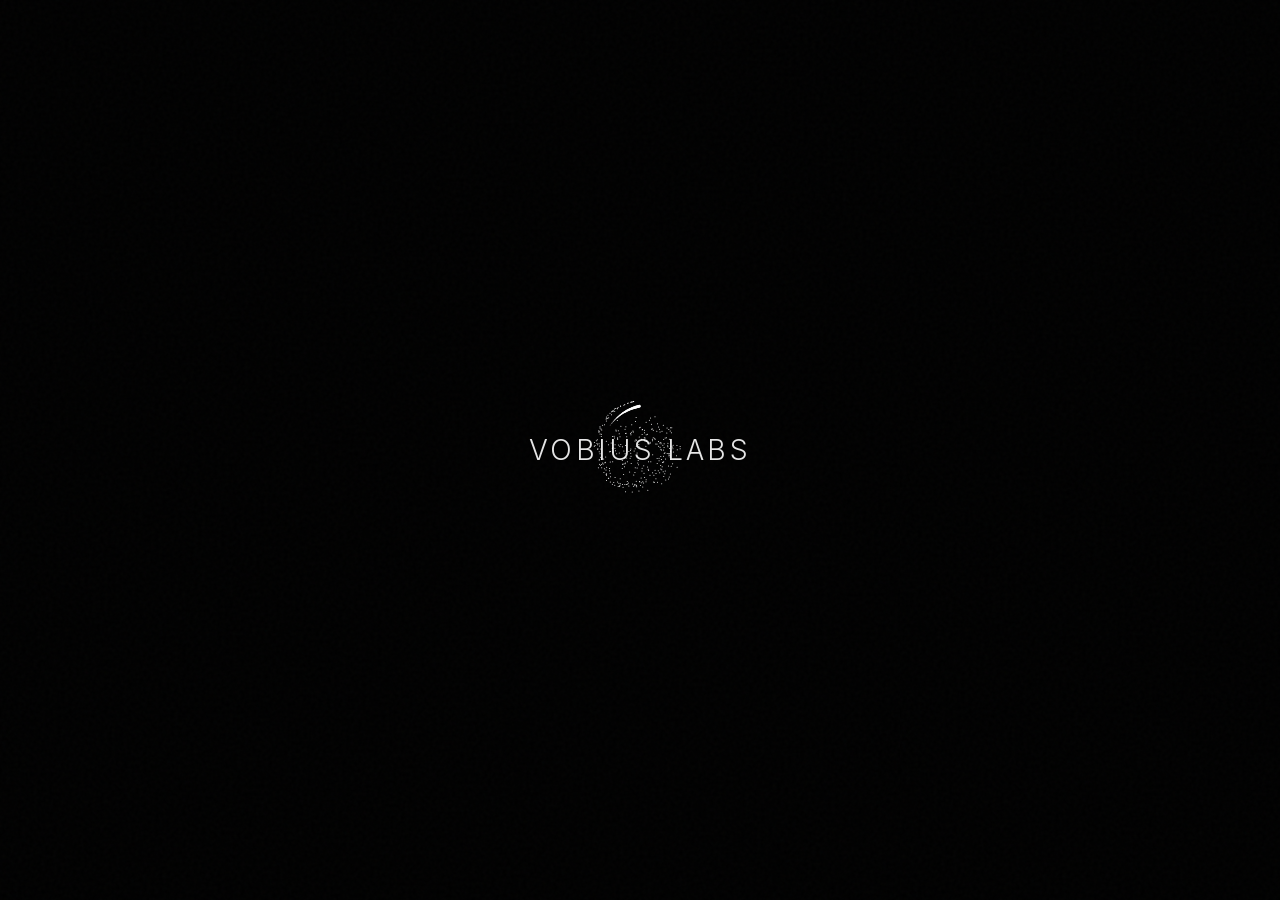
<file: index.html>
<!DOCTYPE html><html lang="en" class="space_grotesk_292c24ae-module__83bYFa__variable inter_7121de63-module__AjNlIq__variable"><head><meta charSet="utf-8"/><meta name="viewport" content="width=device-width, initial-scale=1"/><link rel="preload" href="/_next/static/media/0c89a48fa5027cee-s.p.0rd3rjvnnhw7n.woff2" as="font" crossorigin="" type="font/woff2"/><link rel="preload" href="/_next/static/media/83afe278b6a6bb3c-s.p.0q-301v4kxxnr.woff2" as="font" crossorigin="" type="font/woff2"/><link rel="stylesheet" href="/_next/static/chunks/0tya.du2dsi4h.css" data-precedence="next"/><link rel="preload" as="script" fetchPriority="low" href="/_next/static/chunks/0fpki3y6aj230.js"/><script src="/_next/static/chunks/0ie~z4v0mtx0d.js" async=""></script><script src="/_next/static/chunks/16g.ca89g7fib.js" async=""></script><script src="/_next/static/chunks/turbopack-0-s7g3ktuolnb.js" async=""></script><script src="/_next/static/chunks/0dbhjjzl8qfwv.js" async=""></script><script src="/_next/static/chunks/0ltwzf-47lllj.js" async=""></script><script src="/_next/static/chunks/0toqzq3ppa_wb.js" async=""></script><meta name="next-size-adjust" content=""/><title>Vobius Labs — a new age software studio</title><meta name="description" content="A new age software studio. Built with precision, designed for impact."/><meta name="keywords" content="software studio,software,apps,web design,Vobius Labs"/><meta property="og:title" content="Vobius Labs — a new age software studio"/><meta property="og:description" content="A new age software studio. Built with precision, designed for impact."/><meta property="og:url" content="https://vobiuslabs.com/"/><meta property="og:site_name" content="Vobius Labs"/><meta property="og:type" content="website"/><meta name="twitter:card" content="summary_large_image"/><meta name="twitter:title" content="Vobius Labs"/><meta name="twitter:description" content="World-class software products."/><link rel="icon" href="/favicon.svg" type="image/svg+xml"/><link rel="alternate icon" href="/favicon.ico"/><meta name="theme-color" content="#000000"/><script src="/_next/static/chunks/03~yq9q893hmn.js" noModule=""></script><meta property="og:image" content="https://vobiuslabs.com/og-image.png"/><meta name="twitter:image" content="https://vobiuslabs.com/og-image.png"/></head><script>
// If ?skip is in URL, set sessionStorage flag BEFORE React mounts so loader skips instantly
(function(){
  if(location.search.indexOf('skip')>-1){
    try{sessionStorage.setItem('vl_skip','1');}catch(e){}
  }
})();
</script><body class="noise"><div hidden=""><!--$--><!--/$--></div><div style="position:fixed;inset:0;z-index:9999;background:#000;display:flex;align-items:center;justify-content:center;opacity:1"><div style="position:absolute;inset:0"><div style="position:absolute;inset:0;overflow:hidden"><canvas style="position:absolute;top:50%;left:50%;transform:translate(-50%, -50%)"></canvas></div></div><div style="position:relative;z-index:2;text-align:center;pointer-events:none;opacity:0;letter-spacing:0.4em"><div style="font-size:clamp(18px, 3vw, 28px);font-weight:200;color:rgba(255,255,255,0.9);letter-spacing:0.12em;text-transform:uppercase;font-family:&#x27;Plus Jakarta Sans&#x27;, &#x27;Inter&#x27;, -apple-system, sans-serif">Vobius Labs</div></div></div><!--$--><!--/$--><script src="/_next/static/chunks/0fpki3y6aj230.js" id="_R_" async=""></script><script>(self.__next_f=self.__next_f||[]).push([0])</script><script>self.__next_f.push([1,"1:\"$Sreact.fragment\"\n2:I[39756,[\"/_next/static/chunks/0dbhjjzl8qfwv.js\"],\"default\"]\n3:I[37457,[\"/_next/static/chunks/0dbhjjzl8qfwv.js\"],\"default\"]\n4:I[47257,[\"/_next/static/chunks/0dbhjjzl8qfwv.js\"],\"ClientPageRoot\"]\n5:I[31713,[\"/_next/static/chunks/0dbhjjzl8qfwv.js\",\"/_next/static/chunks/0ltwzf-47lllj.js\",\"/_next/static/chunks/0toqzq3ppa_wb.js\"],\"default\"]\n8:I[97367,[\"/_next/static/chunks/0dbhjjzl8qfwv.js\"],\"OutletBoundary\"]\n9:\"$Sreact.suspense\"\nb:I[97367,[\"/_next/static/chunks/0dbhjjzl8qfwv.js\"],\"ViewportBoundary\"]\nd:I[97367,[\"/_next/static/chunks/0dbhjjzl8qfwv.js\"],\"MetadataBoundary\"]\nf:I[68027,[\"/_next/static/chunks/0dbhjjzl8qfwv.js\"],\"default\",1]\n:HL[\"/_next/static/chunks/0tya.du2dsi4h.css\",\"style\"]\n:HL[\"/_next/static/media/0c89a48fa5027cee-s.p.0rd3rjvnnhw7n.woff2\",\"font\",{\"crossOrigin\":\"\",\"type\":\"font/woff2\"}]\n:HL[\"/_next/static/media/83afe278b6a6bb3c-s.p.0q-301v4kxxnr.woff2\",\"font\",{\"crossOrigin\":\"\",\"type\":\"font/woff2\"}]\n"])</script><script>self.__next_f.push([1,"0:{\"P\":null,\"c\":[\"\",\"\"],\"q\":\"\",\"i\":false,\"f\":[[[\"\",{\"children\":[\"__PAGE__\",{}]},\"$undefined\",\"$undefined\",16],[[\"$\",\"$1\",\"c\",{\"children\":[[[\"$\",\"link\",\"0\",{\"rel\":\"stylesheet\",\"href\":\"/_next/static/chunks/0tya.du2dsi4h.css\",\"precedence\":\"next\",\"crossOrigin\":\"$undefined\",\"nonce\":\"$undefined\"}],[\"$\",\"script\",\"script-0\",{\"src\":\"/_next/static/chunks/0dbhjjzl8qfwv.js\",\"async\":true,\"nonce\":\"$undefined\"}]],[\"$\",\"html\",null,{\"lang\":\"en\",\"className\":\"space_grotesk_292c24ae-module__83bYFa__variable inter_7121de63-module__AjNlIq__variable\",\"children\":[\"$\",\"body\",null,{\"className\":\"noise\",\"children\":[\"$\",\"$L2\",null,{\"parallelRouterKey\":\"children\",\"error\":\"$undefined\",\"errorStyles\":\"$undefined\",\"errorScripts\":\"$undefined\",\"template\":[\"$\",\"$L3\",null,{}],\"templateStyles\":\"$undefined\",\"templateScripts\":\"$undefined\",\"notFound\":[[[\"$\",\"title\",null,{\"children\":\"404: This page could not be found.\"}],[\"$\",\"div\",null,{\"style\":{\"fontFamily\":\"system-ui,\\\"Segoe UI\\\",Roboto,Helvetica,Arial,sans-serif,\\\"Apple Color Emoji\\\",\\\"Segoe UI Emoji\\\"\",\"height\":\"100vh\",\"textAlign\":\"center\",\"display\":\"flex\",\"flexDirection\":\"column\",\"alignItems\":\"center\",\"justifyContent\":\"center\"},\"children\":[\"$\",\"div\",null,{\"children\":[[\"$\",\"style\",null,{\"dangerouslySetInnerHTML\":{\"__html\":\"body{color:#000;background:#fff;margin:0}.next-error-h1{border-right:1px solid rgba(0,0,0,.3)}@media (prefers-color-scheme:dark){body{color:#fff;background:#000}.next-error-h1{border-right:1px solid rgba(255,255,255,.3)}}\"}}],[\"$\",\"h1\",null,{\"className\":\"next-error-h1\",\"style\":{\"display\":\"inline-block\",\"margin\":\"0 20px 0 0\",\"padding\":\"0 23px 0 0\",\"fontSize\":24,\"fontWeight\":500,\"verticalAlign\":\"top\",\"lineHeight\":\"49px\"},\"children\":404}],[\"$\",\"div\",null,{\"style\":{\"display\":\"inline-block\"},\"children\":[\"$\",\"h2\",null,{\"style\":{\"fontSize\":14,\"fontWeight\":400,\"lineHeight\":\"49px\",\"margin\":0},\"children\":\"This page could not be found.\"}]}]]}]}]],[]],\"forbidden\":\"$undefined\",\"unauthorized\":\"$undefined\"}]}]}]]}],{\"children\":[[\"$\",\"$1\",\"c\",{\"children\":[[\"$\",\"$L4\",null,{\"Component\":\"$5\",\"serverProvidedParams\":{\"searchParams\":{},\"params\":{},\"promises\":[\"$@6\",\"$@7\"]}}],[[\"$\",\"script\",\"script-0\",{\"src\":\"/_next/static/chunks/0ltwzf-47lllj.js\",\"async\":true,\"nonce\":\"$undefined\"}],[\"$\",\"script\",\"script-1\",{\"src\":\"/_next/static/chunks/0toqzq3ppa_wb.js\",\"async\":true,\"nonce\":\"$undefined\"}]],[\"$\",\"$L8\",null,{\"children\":[\"$\",\"$9\",null,{\"name\":\"Next.MetadataOutlet\",\"children\":\"$@a\"}]}]]}],{},null,false,null]},null,false,null],[\"$\",\"$1\",\"h\",{\"children\":[null,[\"$\",\"$Lb\",null,{\"children\":\"$Lc\"}],[\"$\",\"div\",null,{\"hidden\":true,\"children\":[\"$\",\"$Ld\",null,{\"children\":[\"$\",\"$9\",null,{\"name\":\"Next.Metadata\",\"children\":\"$Le\"}]}]}],[\"$\",\"meta\",null,{\"name\":\"next-size-adjust\",\"content\":\"\"}]]}],false]],\"m\":\"$undefined\",\"G\":[\"$f\",[[\"$\",\"link\",\"0\",{\"rel\":\"stylesheet\",\"href\":\"/_next/static/chunks/0tya.du2dsi4h.css\",\"precedence\":\"next\",\"crossOrigin\":\"$undefined\",\"nonce\":\"$undefined\"}]]],\"S\":true,\"h\":null,\"s\":\"$undefined\",\"l\":\"$undefined\",\"p\":\"$undefined\",\"d\":\"$undefined\",\"b\":\"B5eqgMmHYIsOqFGzg2f-Q\"}\n"])</script><script>self.__next_f.push([1,"6:{}\n7:\"$0:f:0:1:1:children:0:props:children:0:props:serverProvidedParams:params\"\n"])</script><script>self.__next_f.push([1,"c:[[\"$\",\"meta\",\"0\",{\"charSet\":\"utf-8\"}],[\"$\",\"meta\",\"1\",{\"name\":\"viewport\",\"content\":\"width=device-width, initial-scale=1\"}]]\n"])</script><script>self.__next_f.push([1,"10:I[27201,[\"/_next/static/chunks/0dbhjjzl8qfwv.js\"],\"IconMark\"]\na:null\ne:[[\"$\",\"title\",\"0\",{\"children\":\"Vobius Labs — Building the Future\"}],[\"$\",\"meta\",\"1\",{\"name\":\"description\",\"content\":\"World-class software products. Built with precision, designed for impact.\"}],[\"$\",\"meta\",\"2\",{\"name\":\"keywords\",\"content\":\"software,apps,AI,web design,Vobius Labs\"}],[\"$\",\"meta\",\"3\",{\"property\":\"og:title\",\"content\":\"Vobius Labs — Building the Future\"}],[\"$\",\"meta\",\"4\",{\"property\":\"og:description\",\"content\":\"World-class software products. Built with precision, designed for impact.\"}],[\"$\",\"meta\",\"5\",{\"property\":\"og:url\",\"content\":\"https://vobiuslabs.com/\"}],[\"$\",\"meta\",\"6\",{\"property\":\"og:site_name\",\"content\":\"Vobius Labs\"}],[\"$\",\"meta\",\"7\",{\"property\":\"og:type\",\"content\":\"website\"}],[\"$\",\"meta\",\"8\",{\"name\":\"twitter:card\",\"content\":\"summary_large_image\"}],[\"$\",\"meta\",\"9\",{\"name\":\"twitter:title\",\"content\":\"Vobius Labs\"}],[\"$\",\"meta\",\"10\",{\"name\":\"twitter:description\",\"content\":\"World-class software products.\"}],[\"$\",\"link\",\"11\",{\"rel\":\"icon\",\"href\":\"/favicon.ico?favicon.0x3dzn~oxb6tn.ico\",\"sizes\":\"256x256\",\"type\":\"image/x-icon\"}],[\"$\",\"$L10\",\"12\",{}]]\n"])</script><style>
#vl-curtain{position:fixed;inset:0;z-index:99998;pointer-events:none;}
#vl-curtain .vl-c-top,#vl-curtain .vl-c-bot{
  position:absolute;left:0;right:0;height:50%;background:#0b0b10;
  transition:transform 0.6s cubic-bezier(0.76,0,0.24,1);
}
#vl-curtain .vl-c-top{top:0;transform:translateY(-101%);}
#vl-curtain .vl-c-bot{bottom:0;transform:translateY(101%);}
#vl-curtain.vl-closing .vl-c-top{transform:translateY(0);}
#vl-curtain.vl-closing .vl-c-bot{transform:translateY(0);}
</style>
<div id="vl-curtain"><div class="vl-c-top"></div><div class="vl-c-bot"></div></div>
<script>
(function(){
  function attachCurtain(){
    document.querySelectorAll('a[href="/gallery"]').forEach(function(a){
      if(a._vlCurtain) return;
      a._vlCurtain = true;
      a.addEventListener('click',function(e){
        e.preventDefault();
        var c=document.getElementById('vl-curtain');
        c.style.pointerEvents='all';
        c.classList.add('vl-closing');
        setTimeout(function(){window.location.href='/gallery?from=home';},640);
      });
    });
  }
  // Attach on DOM ready + after React hydration
  document.addEventListener('DOMContentLoaded',attachCurtain);
  setTimeout(attachCurtain,1000);
  setTimeout(attachCurtain,2500);
  // MutationObserver for React rendering the button after hydration
  var obs=new MutationObserver(attachCurtain);
  obs.observe(document.body,{childList:true,subtree:true});
})();
</script>

<style id="vl-proof-style">
  /* injected proof section */
  .vl-proof{max-width:1100px;margin:64px auto 0;padding:0 20px;color:rgba(255,255,255,.92);font-family:Inter,system-ui,-apple-system,Segoe UI,Roboto,Arial,sans-serif;}
  .vl-proof .kicker{font-size:12px;letter-spacing:.22em;text-transform:uppercase;color:rgba(255,255,255,.6);margin-bottom:10px;}
  .vl-proof h2{margin:0 0 10px 0;font-family:Space Grotesk,Inter,system-ui,sans-serif;font-size:clamp(26px,3.2vw,40px);line-height:1.05;}
  .vl-proof .sub{margin:0 0 22px 0;color:rgba(255,255,255,.72);font-size:15px;line-height:1.6;max-width:70ch;}
  .vl-proofGrid{display:grid;grid-template-columns:1.2fr .8fr;gap:18px;align-items:start;}
  @media (max-width:900px){
    .vl-proofGrid{grid-template-columns:1fr;}
    .vl-proof{margin-top:46px;}
    .vl-proof .kicker,.vl-proof h2,.vl-proof .sub{text-align:center;margin-left:auto;margin-right:auto;}
    .vl-stat{justify-content:center;}
    .vl-statList li{justify-content:center;}
    .vl-statList li span:last-child{text-align:center;}
  }

  /* hero headline shimmer */
  .vl-heroGlow{display:inline-block;
    /* Brighter silver + single continuous sweep */
    background:linear-gradient(110deg,
      rgba(210,210,225,.55) 0%,
      rgba(255,255,255,1) 22%,
      rgba(170,170,195,.45) 45%,
      rgba(255,255,255,1) 68%,
      rgba(210,210,225,.55) 100%);
    background-size:260% 100%;
    -webkit-background-clip:text;background-clip:text;
    color:transparent;
    text-shadow:0 0 26px rgba(255,255,255,.16);
    filter:brightness(1.08);
    will-change:background-position;
    animation:vlShimmer 7.5s linear infinite;
  }
  /* One smooth pass (right → left), loop */
  @keyframes vlShimmer{
    0%   { background-position: 260% 50%; }
    100% { background-position:   0% 50%; }
  }

  /* removed stat card per request */

  .vl-acc{border:1px solid rgba(255,255,255,.12);background:rgba(255,255,255,.04);border-radius:16px;overflow:hidden;}
  .vl-acc details{border-top:1px solid rgba(255,255,255,.10);}
  .vl-acc details:first-child{border-top:none;}
  .vl-acc summary{cursor:pointer;list-style:none;padding:14px 16px;display:flex;align-items:center;justify-content:space-between;gap:12px;}
  .vl-acc summary::-webkit-details-marker{display:none;}
  .vl-acc .q{font-weight:700;color:rgba(255,255,255,.92);font-size:13px;}
  .vl-acc .chev{transition:transform .25s ease;opacity:.75}
  .vl-acc details[open] .chev{transform:rotate(180deg)}
  .vl-acc .a{padding:0 16px 14px 16px;color:rgba(255,255,255,.72);font-size:13px;line-height:1.6;}

  .vl-fade{opacity:0;transform:translateY(18px);transition:opacity .8s cubic-bezier(.2,.8,.2,1),transform .8s cubic-bezier(.2,.8,.2,1);} 
  .vl-fade.vl-in{opacity:1;transform:none;}
</style>

<script id="vl-proof-script">
(function(){
  function setHeadline(){
    // Best-effort: replace the first H1 we can find (hero headline)
    var h1 = document.querySelector('h1');
    if(!h1) return false;
    var txt = (h1.textContent || '').trim();
    if(!txt) return false;

    // Proper capitalization + shimmering silver glow sweep
    h1.innerHTML = '<span class="vl-heroGlow">A New Age Software Studio</span>';
    return true;
  }

  function _isInLoaderOverlay(el){
    if(!el) return false;
    // Loader overlay in this export is a fixed div with z-index:9999
    var p = el;
    while(p && p !== document.body){
      if(p.style && (p.style.zIndex === '9999') && (p.style.position === 'fixed')) return true;
      p = p.parentElement;
    }
    return false;
  }

  function findHeroAnchor(){
    // We want to insert UNDER the animated hero (not in the initial loader overlay).

    // 1) Prefer a <video> (hero animation) once React hydrates
    var v = document.querySelector('video');
    if(v && !_isInLoaderOverlay(v)){
      return v.closest('section') || v.closest('main') || v.closest('div');
    }

    // 2) Otherwise, try the last canvas that is NOT the loader canvas
    var canv = Array.prototype.slice.call(document.querySelectorAll('canvas'));
    for(var i=canv.length-1;i>=0;i--){
      var c = canv[i];
      if(c && !_isInLoaderOverlay(c)){
        return c.closest('section') || c.closest('main') || c.closest('div');
      }
    }

    // 3) fallback: the first h1's nearest section/div (but avoid overlay)
    var h1 = document.querySelector('h1');
    if(h1 && !_isInLoaderOverlay(h1)){
      return h1.closest('section') || h1.closest('main') || h1.closest('div');
    }

    return null;
  }

  function injectSection(){
    if(document.getElementById('vl-proof')) return true;

    var el = document.createElement('section');
    el.id = 'vl-proof';
    el.className = 'vl-proof vl-fade';
    el.innerHTML = ''+
      '<div class="kicker">Built for impact</div>'+
      '<h2>Design with purpose, engineered to perform.</h2>'+
      '<p class="sub">We combine science, math, and non‑AI creative engineering to build software that feels premium and moves real numbers.</p>'+
      '<div class="vl-proofGrid">'+
        '<div class="vl-acc">'+
          '<details open><summary><span class="q">Our approach</span><span class="chev">▾</span></summary><div class="a">Systems-first design: clean structure, deliberate hierarchy, and measurable conversion intent.</div></details>'+
          '<details><summary><span class="q">Track record</span><span class="chev">▾</span></summary><div class="a"><strong>500+</strong> businesses improved, from local services to high-volume online brands.</div></details>'+
          '<details><summary><span class="q">Who we build for</span><span class="chev">▾</span></summary><div class="a">Large-scale ecommerce, small local businesses, SaaS companies, and everything in between.</div></details>'+
        '</div>'+
      '</div>';

    // Insert UNDER the animated hero.
    var anchor = findHeroAnchor();
    // If hero isn't mounted yet, don't insert early (prevents appearing above hero)
    if(!anchor || !anchor.parentNode) return false;

    anchor.parentNode.insertBefore(el, anchor.nextSibling);

    // Fade-in
    try{
      var io = new IntersectionObserver(function(entries){
        entries.forEach(function(e){
          if(e.isIntersecting){ e.target.classList.add('vl-in'); io.unobserve(e.target); }
        });
      }, { threshold: 0.12 });
      io.observe(el);
    }catch(_){ el.classList.add('vl-in'); }

    return true;
  }

  function tick(){
    var ok1 = setHeadline();
    var ok2 = injectSection();
    if(ok1 && ok2) return;
    setTimeout(tick, 700);
  }

  document.addEventListener('DOMContentLoaded', tick);
  setTimeout(tick, 1200);
  setTimeout(tick, 2400);
})();
</script>

</body></html>
</file>
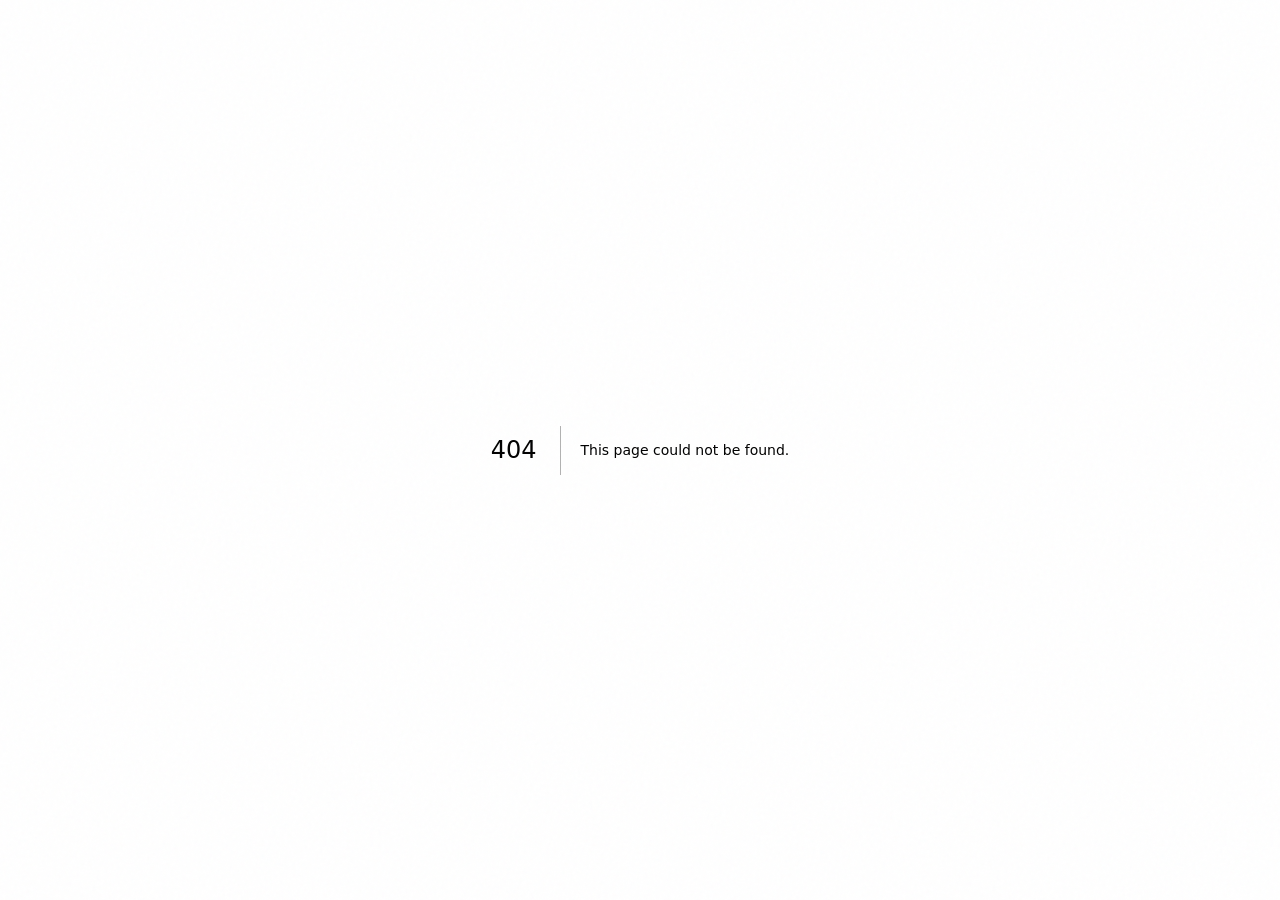
<file: 404/index.html>
<!DOCTYPE html><html lang="en" class="space_grotesk_292c24ae-module__83bYFa__variable inter_7121de63-module__AjNlIq__variable"><head><meta charSet="utf-8"/><meta name="viewport" content="width=device-width, initial-scale=1"/><link rel="stylesheet" href="/_next/static/chunks/0tya.du2dsi4h.css" data-precedence="next"/><link rel="preload" as="script" fetchPriority="low" href="/_next/static/chunks/0fpki3y6aj230.js"/><script src="/_next/static/chunks/0ie~z4v0mtx0d.js" async=""></script><script src="/_next/static/chunks/16g.ca89g7fib.js" async=""></script><script src="/_next/static/chunks/turbopack-0-s7g3ktuolnb.js" async=""></script><script src="/_next/static/chunks/0dbhjjzl8qfwv.js" async=""></script><meta name="robots" content="noindex"/><meta name="next-size-adjust" content=""/><title>404: This page could not be found.</title><title>Vobius Labs — Building the Future</title><meta name="description" content="World-class software products. Built with precision, designed for impact."/><meta name="keywords" content="software,apps,AI,web design,Vobius Labs"/><meta property="og:title" content="Vobius Labs — Building the Future"/><meta property="og:description" content="World-class software products. Built with precision, designed for impact."/><meta property="og:url" content="https://vobiuslabs.com/"/><meta property="og:site_name" content="Vobius Labs"/><meta property="og:type" content="website"/><meta name="twitter:card" content="summary_large_image"/><meta name="twitter:title" content="Vobius Labs"/><meta name="twitter:description" content="World-class software products."/><link rel="icon" href="/favicon.ico?favicon.0x3dzn~oxb6tn.ico" sizes="256x256" type="image/x-icon"/><script src="/_next/static/chunks/03~yq9q893hmn.js" noModule=""></script></head><body class="noise"><div hidden=""><!--$--><!--/$--></div><div style="font-family:system-ui,&quot;Segoe UI&quot;,Roboto,Helvetica,Arial,sans-serif,&quot;Apple Color Emoji&quot;,&quot;Segoe UI Emoji&quot;;height:100vh;text-align:center;display:flex;flex-direction:column;align-items:center;justify-content:center"><div><style>body{color:#000;background:#fff;margin:0}.next-error-h1{border-right:1px solid rgba(0,0,0,.3)}@media (prefers-color-scheme:dark){body{color:#fff;background:#000}.next-error-h1{border-right:1px solid rgba(255,255,255,.3)}}</style><h1 class="next-error-h1" style="display:inline-block;margin:0 20px 0 0;padding:0 23px 0 0;font-size:24px;font-weight:500;vertical-align:top;line-height:49px">404</h1><div style="display:inline-block"><h2 style="font-size:14px;font-weight:400;line-height:49px;margin:0">This page could not be found.</h2></div></div></div><!--$--><!--/$--><script src="/_next/static/chunks/0fpki3y6aj230.js" id="_R_" async=""></script><script>(self.__next_f=self.__next_f||[]).push([0])</script><script>self.__next_f.push([1,"1:\"$Sreact.fragment\"\n2:I[39756,[\"/_next/static/chunks/0dbhjjzl8qfwv.js\"],\"default\"]\n3:I[37457,[\"/_next/static/chunks/0dbhjjzl8qfwv.js\"],\"default\"]\n4:I[97367,[\"/_next/static/chunks/0dbhjjzl8qfwv.js\"],\"OutletBoundary\"]\n5:\"$Sreact.suspense\"\n8:I[97367,[\"/_next/static/chunks/0dbhjjzl8qfwv.js\"],\"ViewportBoundary\"]\na:I[97367,[\"/_next/static/chunks/0dbhjjzl8qfwv.js\"],\"MetadataBoundary\"]\nc:I[68027,[\"/_next/static/chunks/0dbhjjzl8qfwv.js\"],\"default\",1]\n:HL[\"/_next/static/chunks/0tya.du2dsi4h.css\",\"style\"]\n"])</script><script>self.__next_f.push([1,"0:{\"P\":null,\"c\":[\"\",\"_not-found\",\"\"],\"q\":\"\",\"i\":false,\"f\":[[[\"\",{\"children\":[\"/_not-found\",{\"children\":[\"__PAGE__\",{}]}]},\"$undefined\",\"$undefined\",16],[[\"$\",\"$1\",\"c\",{\"children\":[[[\"$\",\"link\",\"0\",{\"rel\":\"stylesheet\",\"href\":\"/_next/static/chunks/0tya.du2dsi4h.css\",\"precedence\":\"next\",\"crossOrigin\":\"$undefined\",\"nonce\":\"$undefined\"}],[\"$\",\"script\",\"script-0\",{\"src\":\"/_next/static/chunks/0dbhjjzl8qfwv.js\",\"async\":true,\"nonce\":\"$undefined\"}]],[\"$\",\"html\",null,{\"lang\":\"en\",\"className\":\"space_grotesk_292c24ae-module__83bYFa__variable inter_7121de63-module__AjNlIq__variable\",\"children\":[\"$\",\"body\",null,{\"className\":\"noise\",\"children\":[\"$\",\"$L2\",null,{\"parallelRouterKey\":\"children\",\"error\":\"$undefined\",\"errorStyles\":\"$undefined\",\"errorScripts\":\"$undefined\",\"template\":[\"$\",\"$L3\",null,{}],\"templateStyles\":\"$undefined\",\"templateScripts\":\"$undefined\",\"notFound\":[[[\"$\",\"title\",null,{\"children\":\"404: This page could not be found.\"}],[\"$\",\"div\",null,{\"style\":{\"fontFamily\":\"system-ui,\\\"Segoe UI\\\",Roboto,Helvetica,Arial,sans-serif,\\\"Apple Color Emoji\\\",\\\"Segoe UI Emoji\\\"\",\"height\":\"100vh\",\"textAlign\":\"center\",\"display\":\"flex\",\"flexDirection\":\"column\",\"alignItems\":\"center\",\"justifyContent\":\"center\"},\"children\":[\"$\",\"div\",null,{\"children\":[[\"$\",\"style\",null,{\"dangerouslySetInnerHTML\":{\"__html\":\"body{color:#000;background:#fff;margin:0}.next-error-h1{border-right:1px solid rgba(0,0,0,.3)}@media (prefers-color-scheme:dark){body{color:#fff;background:#000}.next-error-h1{border-right:1px solid rgba(255,255,255,.3)}}\"}}],[\"$\",\"h1\",null,{\"className\":\"next-error-h1\",\"style\":{\"display\":\"inline-block\",\"margin\":\"0 20px 0 0\",\"padding\":\"0 23px 0 0\",\"fontSize\":24,\"fontWeight\":500,\"verticalAlign\":\"top\",\"lineHeight\":\"49px\"},\"children\":404}],[\"$\",\"div\",null,{\"style\":{\"display\":\"inline-block\"},\"children\":[\"$\",\"h2\",null,{\"style\":{\"fontSize\":14,\"fontWeight\":400,\"lineHeight\":\"49px\",\"margin\":0},\"children\":\"This page could not be found.\"}]}]]}]}]],[]],\"forbidden\":\"$undefined\",\"unauthorized\":\"$undefined\"}]}]}]]}],{\"children\":[[\"$\",\"$1\",\"c\",{\"children\":[null,[\"$\",\"$L2\",null,{\"parallelRouterKey\":\"children\",\"error\":\"$undefined\",\"errorStyles\":\"$undefined\",\"errorScripts\":\"$undefined\",\"template\":[\"$\",\"$L3\",null,{}],\"templateStyles\":\"$undefined\",\"templateScripts\":\"$undefined\",\"notFound\":\"$undefined\",\"forbidden\":\"$undefined\",\"unauthorized\":\"$undefined\"}]]}],{\"children\":[[\"$\",\"$1\",\"c\",{\"children\":[[[\"$\",\"title\",null,{\"children\":\"404: This page could not be found.\"}],[\"$\",\"div\",null,{\"style\":\"$0:f:0:1:0:props:children:1:props:children:props:children:props:notFound:0:1:props:style\",\"children\":[\"$\",\"div\",null,{\"children\":[[\"$\",\"style\",null,{\"dangerouslySetInnerHTML\":{\"__html\":\"body{color:#000;background:#fff;margin:0}.next-error-h1{border-right:1px solid rgba(0,0,0,.3)}@media (prefers-color-scheme:dark){body{color:#fff;background:#000}.next-error-h1{border-right:1px solid rgba(255,255,255,.3)}}\"}}],[\"$\",\"h1\",null,{\"className\":\"next-error-h1\",\"style\":\"$0:f:0:1:0:props:children:1:props:children:props:children:props:notFound:0:1:props:children:props:children:1:props:style\",\"children\":404}],[\"$\",\"div\",null,{\"style\":\"$0:f:0:1:0:props:children:1:props:children:props:children:props:notFound:0:1:props:children:props:children:2:props:style\",\"children\":[\"$\",\"h2\",null,{\"style\":\"$0:f:0:1:0:props:children:1:props:children:props:children:props:notFound:0:1:props:children:props:children:2:props:children:props:style\",\"children\":\"This page could not be found.\"}]}]]}]}]],null,[\"$\",\"$L4\",null,{\"children\":[\"$\",\"$5\",null,{\"name\":\"Next.MetadataOutlet\",\"children\":\"$@6\"}]}]]}],{},null,false,null]},null,false,\"$@7\"]},null,false,null],[\"$\",\"$1\",\"h\",{\"children\":[[\"$\",\"meta\",null,{\"name\":\"robots\",\"content\":\"noindex\"}],[\"$\",\"$L8\",null,{\"children\":\"$L9\"}],[\"$\",\"div\",null,{\"hidden\":true,\"children\":[\"$\",\"$La\",null,{\"children\":[\"$\",\"$5\",null,{\"name\":\"Next.Metadata\",\"children\":\"$Lb\"}]}]}],[\"$\",\"meta\",null,{\"name\":\"next-size-adjust\",\"content\":\"\"}]]}],false]],\"m\":\"$undefined\",\"G\":[\"$c\",[[\"$\",\"link\",\"0\",{\"rel\":\"stylesheet\",\"href\":\"/_next/static/chunks/0tya.du2dsi4h.css\",\"precedence\":\"next\",\"crossOrigin\":\"$undefined\",\"nonce\":\"$undefined\"}]]],\"S\":true,\"h\":null,\"s\":\"$undefined\",\"l\":\"$undefined\",\"p\":\"$undefined\",\"d\":\"$undefined\",\"b\":\"B5eqgMmHYIsOqFGzg2f-Q\"}\n"])</script><script>self.__next_f.push([1,"d:[]\n7:\"$Wd\"\n"])</script><script>self.__next_f.push([1,"9:[[\"$\",\"meta\",\"0\",{\"charSet\":\"utf-8\"}],[\"$\",\"meta\",\"1\",{\"name\":\"viewport\",\"content\":\"width=device-width, initial-scale=1\"}]]\n"])</script><script>self.__next_f.push([1,"e:I[27201,[\"/_next/static/chunks/0dbhjjzl8qfwv.js\"],\"IconMark\"]\n6:null\nb:[[\"$\",\"title\",\"0\",{\"children\":\"Vobius Labs — Building the Future\"}],[\"$\",\"meta\",\"1\",{\"name\":\"description\",\"content\":\"World-class software products. Built with precision, designed for impact.\"}],[\"$\",\"meta\",\"2\",{\"name\":\"keywords\",\"content\":\"software,apps,AI,web design,Vobius Labs\"}],[\"$\",\"meta\",\"3\",{\"property\":\"og:title\",\"content\":\"Vobius Labs — Building the Future\"}],[\"$\",\"meta\",\"4\",{\"property\":\"og:description\",\"content\":\"World-class software products. Built with precision, designed for impact.\"}],[\"$\",\"meta\",\"5\",{\"property\":\"og:url\",\"content\":\"https://vobiuslabs.com/\"}],[\"$\",\"meta\",\"6\",{\"property\":\"og:site_name\",\"content\":\"Vobius Labs\"}],[\"$\",\"meta\",\"7\",{\"property\":\"og:type\",\"content\":\"website\"}],[\"$\",\"meta\",\"8\",{\"name\":\"twitter:card\",\"content\":\"summary_large_image\"}],[\"$\",\"meta\",\"9\",{\"name\":\"twitter:title\",\"content\":\"Vobius Labs\"}],[\"$\",\"meta\",\"10\",{\"name\":\"twitter:description\",\"content\":\"World-class software products.\"}],[\"$\",\"link\",\"11\",{\"rel\":\"icon\",\"href\":\"/favicon.ico?favicon.0x3dzn~oxb6tn.ico\",\"sizes\":\"256x256\",\"type\":\"image/x-icon\"}],[\"$\",\"$Le\",\"12\",{}]]\n"])</script></body></html>
</file>
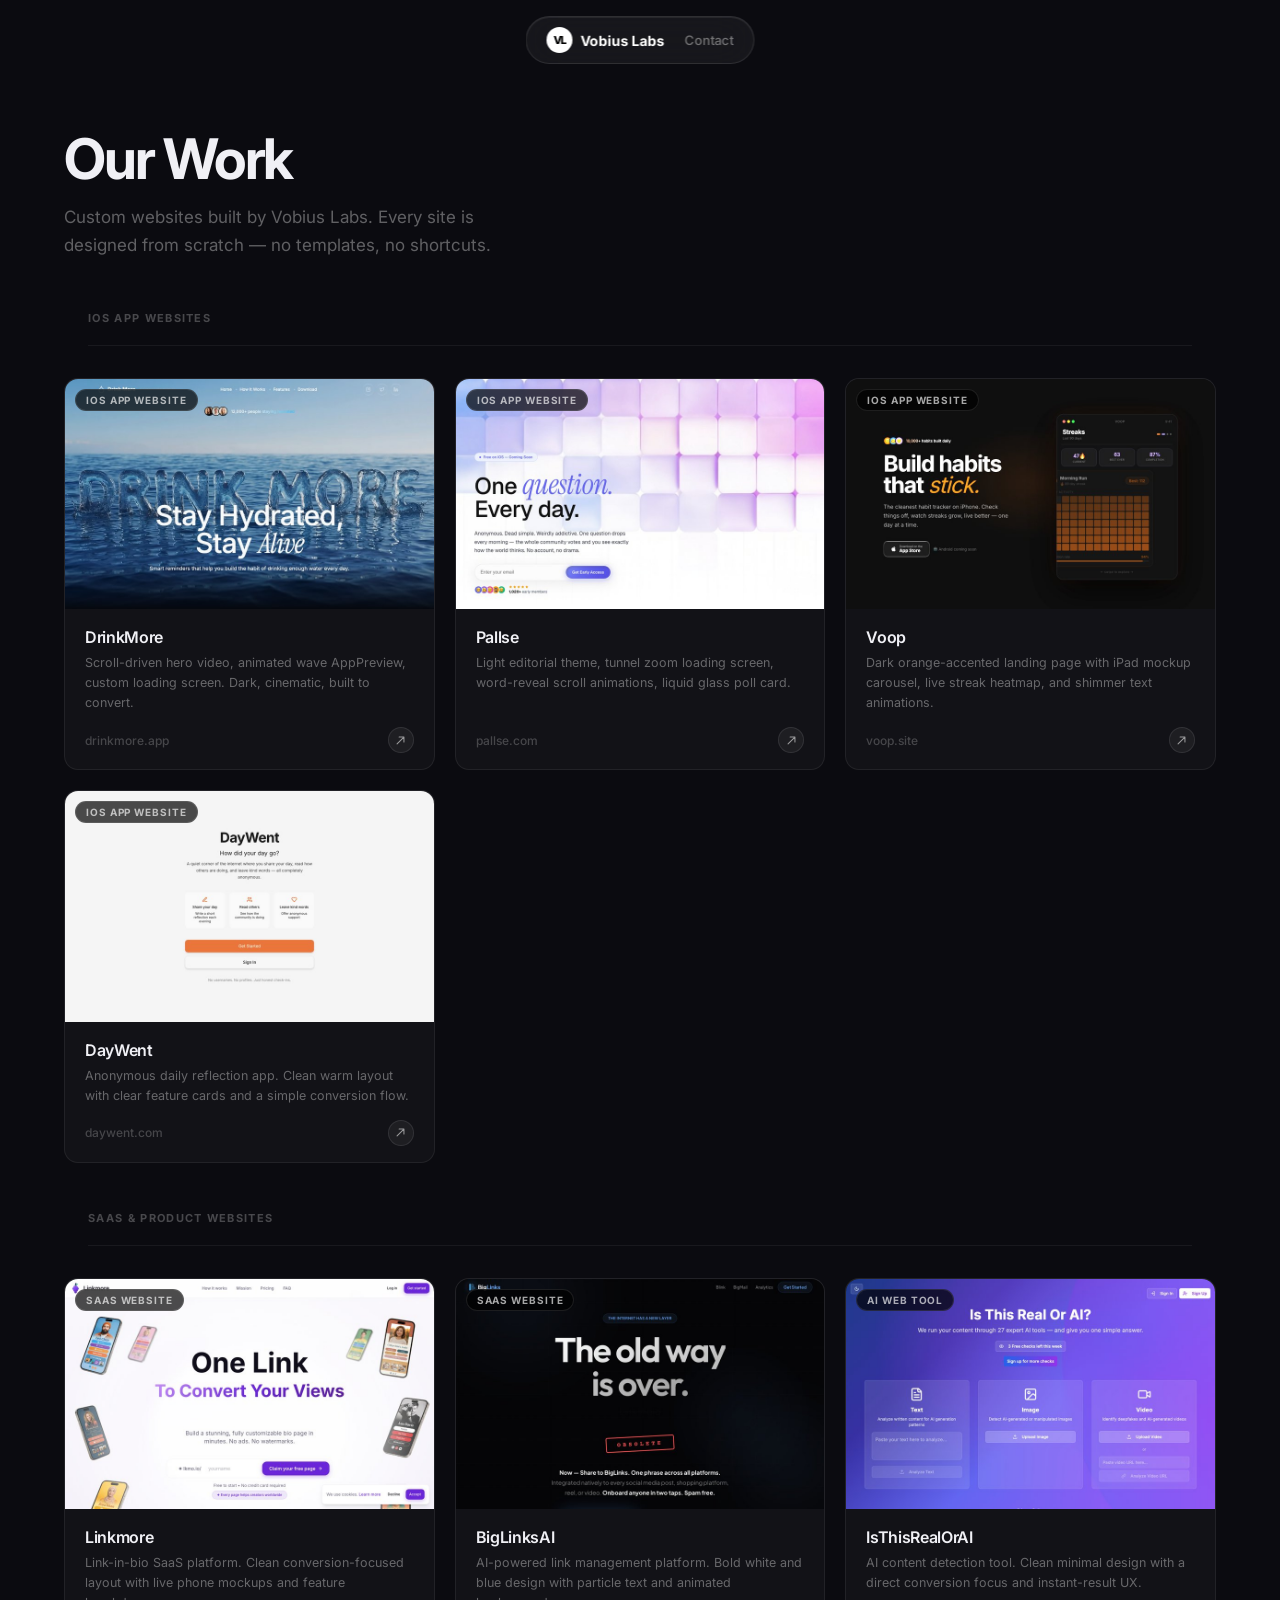
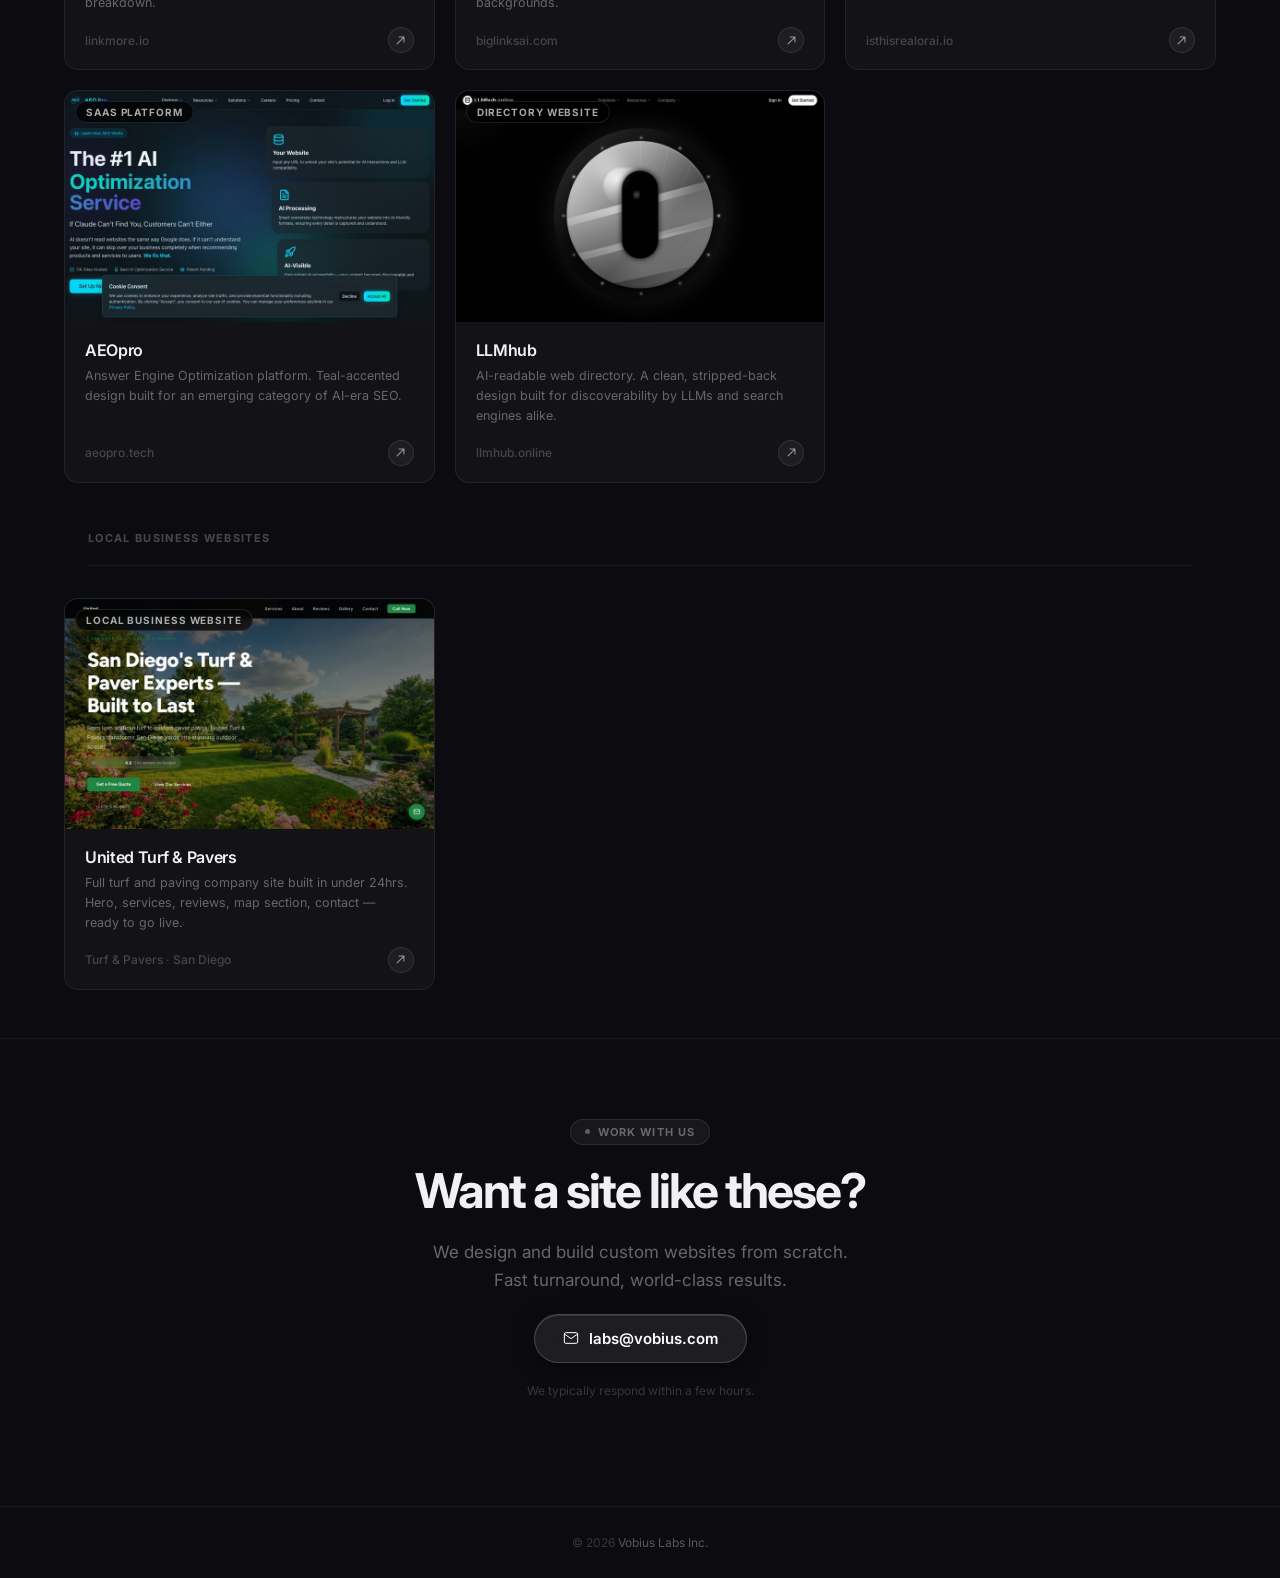
<file: gallery/index.html>
<!DOCTYPE html>
<html lang="en">
<head>
  <meta charset="utf-8"/>
  <meta name="viewport" content="width=device-width, initial-scale=1"/>
  <title>Gallery — Vobius Labs</title>
  <meta name="description" content="A showcase of websites and web designs built by Vobius Labs."/>
  <link rel="icon" href="/favicon.svg" type="image/svg+xml"/>
  <meta name="theme-color" content="#000000"/>
  <meta property="og:title" content="Gallery — Vobius Labs"/>
  <meta property="og:image" content="https://vobiuslabs.com/og-image.png"/>
  <link rel="preconnect" href="https://fonts.googleapis.com"/>
  <link rel="preconnect" href="https://fonts.gstatic.com" crossorigin/>
  <link href="https://fonts.googleapis.com/css2?family=Inter:wght@300;400;500;600;700&display=swap" rel="stylesheet"/>
  <style>
    *, *::before, *::after { box-sizing: border-box; margin: 0; padding: 0; }
    html, body { background: #0b0b10; color: #fff; font-family: 'Inter', -apple-system, sans-serif; min-height: 100vh; }

    .nav {
      position: fixed; top: 16px; left: 50%; transform: translateX(-50%);
      z-index: 100; display: flex; align-items: center; gap: 20px;
      padding: 10px 20px; border-radius: 40px;
      background: rgba(255,255,255,0.05); border: 1px solid rgba(255,255,255,0.1);
      backdrop-filter: blur(20px); -webkit-backdrop-filter: blur(20px);
      box-shadow: inset 0 1px 0 rgba(255,255,255,0.07); white-space: nowrap;
    }
    .nav-logo { display: flex; align-items: center; gap: 8px; text-decoration: none; }
    .nav-logo-mark {
      width: 26px; height: 26px; border-radius: 50%; background: #fff; flex-shrink: 0;
      display: flex; align-items: center; justify-content: center;
      font-size: 11px; font-weight: 800; color: #000; letter-spacing: -0.5px;
    }
    .nav-logo span { font-weight: 700; font-size: 14px; color: #fff; }
    .nav-back {
      display: inline-flex; align-items: center; gap: 6px;
      font-size: 13px; color: rgba(255,255,255,0.4); text-decoration: none; font-weight: 500;
      transition: color 0.2s;
    }
    .nav-back:hover { color: #fff; }

    .hero { padding: 130px 24px 52px; max-width: 1200px; margin: 0 auto; }
    .eyebrow {
      display: inline-flex; align-items: center; gap: 8px; padding: 5px 14px;
      border-radius: 999px; background: rgba(255,255,255,0.05); border: 1px solid rgba(255,255,255,0.09);
      font-size: 11px; font-weight: 600; color: rgba(255,255,255,0.4);
      letter-spacing: 0.1em; text-transform: uppercase; margin-bottom: 22px;
    }
    .hero h1 {
      font-size: clamp(34px, 5vw, 56px); font-weight: 700; letter-spacing: -0.04em;
      color: #f0f0f5; margin-bottom: 14px; line-height: 1.05;
    }
    .hero p { font-size: clamp(14px, 1.8vw, 17px); color: rgba(255,255,255,0.35); line-height: 1.65; max-width: 480px; }

    /* Section labels */
    .section-label {
      padding: 0 24px 20px; max-width: 1200px; margin: 0 auto;
      font-size: 11px; font-weight: 700; letter-spacing: 0.12em;
      text-transform: uppercase; color: rgba(255,255,255,0.25);
    }
    .section-rule { max-width: 1200px; margin: 0 auto 32px; padding: 0 24px; }
    .section-rule hr { border: none; border-top: 1px solid rgba(255,255,255,0.06); }

    .grid-wrap { padding: 0 24px; max-width: 1200px; margin: 0 auto; }
    .grid { display: grid; grid-template-columns: repeat(auto-fill, minmax(350px, 1fr)); gap: 20px; margin-bottom: 48px; }

    .card {
      border-radius: 14px; overflow: hidden;
      background: rgba(255,255,255,0.03); border: 1px solid rgba(255,255,255,0.07);
      transition: transform 0.28s cubic-bezier(0.2,0,0.4,1), border-color 0.28s, box-shadow 0.28s;
      text-decoration: none; display: flex; flex-direction: column;
    }
    .card:hover { transform: translateY(-4px); border-color: rgba(255,255,255,0.13); box-shadow: 0 20px 56px rgba(0,0,0,0.55); }
    .card-thumb { width: 100%; aspect-ratio: 16/10; overflow: hidden; position: relative; flex-shrink: 0; }
    .card-thumb img {
      width: 100%; height: 100%; object-fit: cover; object-position: top center;
      transition: transform 0.5s cubic-bezier(0.2,0,0.4,1); display: block;
    }
    .card:hover .card-thumb img { transform: scale(1.04); }
    .card-niche {
      position: absolute; top: 10px; left: 10px; padding: 4px 10px; border-radius: 999px;
      background: rgba(0,0,0,0.7); backdrop-filter: blur(8px);
      font-size: 10px; font-weight: 700; letter-spacing: 0.09em; text-transform: uppercase;
      color: rgba(255,255,255,0.65); border: 1px solid rgba(255,255,255,0.1);
    }
    .card-body { padding: 18px 20px 14px; flex: 1; }
    .card-title { font-size: 16px; font-weight: 600; color: #f0f0f5; margin-bottom: 6px; letter-spacing: -0.02em; }
    .card-desc { font-size: 12.5px; color: rgba(255,255,255,0.36); line-height: 1.6; }
    .card-footer { padding: 0 20px 16px; display: flex; align-items: center; justify-content: space-between; }
    .card-url { font-size: 12px; color: rgba(255,255,255,0.22); font-weight: 500; }
    .card-arrow {
      width: 26px; height: 26px; border-radius: 50%;
      background: rgba(255,255,255,0.05); border: 1px solid rgba(255,255,255,0.09);
      display: flex; align-items: center; justify-content: center; transition: background 0.2s;
    }
    .card:hover .card-arrow { background: rgba(255,255,255,0.11); }

    .card-placeholder {
      border: 1px dashed rgba(255,255,255,0.07); background: transparent; border-radius: 14px;
      min-height: 180px; display: flex; flex-direction: column;
      align-items: center; justify-content: center; gap: 8px; padding: 28px;
    }
    .placeholder-label { font-size: 13px; color: rgba(255,255,255,0.18); font-weight: 500; }
    .placeholder-sub { font-size: 11px; color: rgba(255,255,255,0.1); }

    footer { border-top: 1px solid rgba(255,255,255,0.06); padding: 28px 24px; text-align: center; margin-top: 20px; }
    footer p { font-size: 12px; color: rgba(255,255,255,0.18); }
    footer a { color: rgba(255,255,255,0.32); text-decoration: none; }
    footer a:hover { color: #fff; }

    @media (max-width: 640px) {
      .grid { grid-template-columns: 1fr; }
      .nav { gap: 12px; padding: 8px 14px; }
    }
  </style>
</head>
<body>

  <nav class="nav">
    <a href="/#apps" class="nav-logo">
      <div class="nav-logo-mark">VL</div>
      <span>Vobius Labs</span>
    </a>
    <a href="#contact" class="nav-back" id="nav-contact">
      Contact
    </a>
  </nav>

  <div class="hero">
    <h1>Our Work</h1>
    <p>Custom websites built by Vobius Labs. Every site is designed from scratch — no templates, no shortcuts.</p>
  </div>

  <div class="grid-wrap">

    <!-- ── iOS App Websites ── -->
    <div class="section-label">iOS App Websites</div>
    <div class="section-rule"><hr/></div>
    <div class="grid">

      <a href="https://drinkmore.app" target="_blank" rel="noopener" class="card">
        <div class="card-thumb">
          <img src="/gallery/drinkmore.jpg" alt="DrinkMore" loading="lazy"/>
          <span class="card-niche">iOS App Website</span>
        </div>
        <div class="card-body">
          <div class="card-title">DrinkMore</div>
          <div class="card-desc">Scroll-driven hero video, animated wave AppPreview, custom loading screen. Dark, cinematic, built to convert.</div>
        </div>
        <div class="card-footer">
          <span class="card-url">drinkmore.app</span>
          <span class="card-arrow"><svg width="11" height="11" viewBox="0 0 16 16" fill="none"><path d="M3 13L13 3M13 3H6M13 3v7" stroke="rgba(255,255,255,0.55)" stroke-width="1.5" stroke-linecap="round" stroke-linejoin="round"/></svg></span>
        </div>
      </a>

      <a href="https://pallse.com" target="_blank" rel="noopener" class="card">
        <div class="card-thumb">
          <img src="/gallery/pallse.jpg" alt="Pallse" loading="lazy"/>
          <span class="card-niche">iOS App Website</span>
        </div>
        <div class="card-body">
          <div class="card-title">Pallse</div>
          <div class="card-desc">Light editorial theme, tunnel zoom loading screen, word-reveal scroll animations, liquid glass poll card.</div>
        </div>
        <div class="card-footer">
          <span class="card-url">pallse.com</span>
          <span class="card-arrow"><svg width="11" height="11" viewBox="0 0 16 16" fill="none"><path d="M3 13L13 3M13 3H6M13 3v7" stroke="rgba(255,255,255,0.55)" stroke-width="1.5" stroke-linecap="round" stroke-linejoin="round"/></svg></span>
        </div>
      </a>

      <a href="https://voop.site" target="_blank" rel="noopener" class="card">
        <div class="card-thumb">
          <img src="/gallery/voop.jpg" alt="Voop" loading="lazy"/>
          <span class="card-niche">iOS App Website</span>
        </div>
        <div class="card-body">
          <div class="card-title">Voop</div>
          <div class="card-desc">Dark orange-accented landing page with iPad mockup carousel, live streak heatmap, and shimmer text animations.</div>
        </div>
        <div class="card-footer">
          <span class="card-url">voop.site</span>
          <span class="card-arrow"><svg width="11" height="11" viewBox="0 0 16 16" fill="none"><path d="M3 13L13 3M13 3H6M13 3v7" stroke="rgba(255,255,255,0.55)" stroke-width="1.5" stroke-linecap="round" stroke-linejoin="round"/></svg></span>
        </div>
      </a>

      <a href="https://daywent.com" target="_blank" rel="noopener" class="card">
        <div class="card-thumb">
          <img src="/gallery/daywent.jpg" alt="DayWent" loading="lazy"/>
          <span class="card-niche">iOS App Website</span>
        </div>
        <div class="card-body">
          <div class="card-title">DayWent</div>
          <div class="card-desc">Anonymous daily reflection app. Clean warm layout with clear feature cards and a simple conversion flow.</div>
        </div>
        <div class="card-footer">
          <span class="card-url">daywent.com</span>
          <span class="card-arrow"><svg width="11" height="11" viewBox="0 0 16 16" fill="none"><path d="M3 13L13 3M13 3H6M13 3v7" stroke="rgba(255,255,255,0.55)" stroke-width="1.5" stroke-linecap="round" stroke-linejoin="round"/></svg></span>
        </div>
      </a>

    </div>

    <!-- ── SaaS & Product Websites ── -->
    <div class="section-label">SaaS & Product Websites</div>
    <div class="section-rule"><hr/></div>
    <div class="grid">

      <a href="https://linkmore.io" target="_blank" rel="noopener" class="card">
        <div class="card-thumb">
          <img src="/gallery/linkmore.jpg" alt="Linkmore" loading="lazy"/>
          <span class="card-niche">SaaS Website</span>
        </div>
        <div class="card-body">
          <div class="card-title">Linkmore</div>
          <div class="card-desc">Link-in-bio SaaS platform. Clean conversion-focused layout with live phone mockups and feature breakdown.</div>
        </div>
        <div class="card-footer">
          <span class="card-url">linkmore.io</span>
          <span class="card-arrow"><svg width="11" height="11" viewBox="0 0 16 16" fill="none"><path d="M3 13L13 3M13 3H6M13 3v7" stroke="rgba(255,255,255,0.55)" stroke-width="1.5" stroke-linecap="round" stroke-linejoin="round"/></svg></span>
        </div>
      </a>

      <a href="https://biglinksai.com" target="_blank" rel="noopener" class="card">
        <div class="card-thumb">
          <img src="/gallery/biglinks.jpg" alt="BigLinksAI" loading="lazy"/>
          <span class="card-niche">SaaS Website</span>
        </div>
        <div class="card-body">
          <div class="card-title">BigLinksAI</div>
          <div class="card-desc">AI-powered link management platform. Bold white and blue design with particle text and animated backgrounds.</div>
        </div>
        <div class="card-footer">
          <span class="card-url">biglinksai.com</span>
          <span class="card-arrow"><svg width="11" height="11" viewBox="0 0 16 16" fill="none"><path d="M3 13L13 3M13 3H6M13 3v7" stroke="rgba(255,255,255,0.55)" stroke-width="1.5" stroke-linecap="round" stroke-linejoin="round"/></svg></span>
        </div>
      </a>



      <a href="https://isthisrealorai.io" target="_blank" rel="noopener" class="card">
        <div class="card-thumb">
          <img src="/gallery/isthisrealai.jpg" alt="IsThisRealOrAI" loading="lazy"/>
          <span class="card-niche">AI Web Tool</span>
        </div>
        <div class="card-body">
          <div class="card-title">IsThisRealOrAI</div>
          <div class="card-desc">AI content detection tool. Clean minimal design with a direct conversion focus and instant-result UX.</div>
        </div>
        <div class="card-footer">
          <span class="card-url">isthisrealorai.io</span>
          <span class="card-arrow"><svg width="11" height="11" viewBox="0 0 16 16" fill="none"><path d="M3 13L13 3M13 3H6M13 3v7" stroke="rgba(255,255,255,0.55)" stroke-width="1.5" stroke-linecap="round" stroke-linejoin="round"/></svg></span>
        </div>
      </a>

      <a href="https://aeopro.tech" target="_blank" rel="noopener" class="card">
        <div class="card-thumb">
          <img src="/gallery/aeopro.jpg" alt="AEOpro" loading="lazy"/>
          <span class="card-niche">SaaS Platform</span>
        </div>
        <div class="card-body">
          <div class="card-title">AEOpro</div>
          <div class="card-desc">Answer Engine Optimization platform. Teal-accented design built for an emerging category of AI-era SEO.</div>
        </div>
        <div class="card-footer">
          <span class="card-url">aeopro.tech</span>
          <span class="card-arrow"><svg width="11" height="11" viewBox="0 0 16 16" fill="none"><path d="M3 13L13 3M13 3H6M13 3v7" stroke="rgba(255,255,255,0.55)" stroke-width="1.5" stroke-linecap="round" stroke-linejoin="round"/></svg></span>
        </div>
      </a>

      <a href="https://llmhub.online" target="_blank" rel="noopener" class="card">
        <div class="card-thumb">
          <img src="/gallery/llmhub.jpg" alt="LLMhub" loading="lazy"/>
          <span class="card-niche">Directory Website</span>
        </div>
        <div class="card-body">
          <div class="card-title">LLMhub</div>
          <div class="card-desc">AI-readable web directory. A clean, stripped-back design built for discoverability by LLMs and search engines alike.</div>
        </div>
        <div class="card-footer">
          <span class="card-url">llmhub.online</span>
          <span class="card-arrow"><svg width="11" height="11" viewBox="0 0 16 16" fill="none"><path d="M3 13L13 3M13 3H6M13 3v7" stroke="rgba(255,255,255,0.55)" stroke-width="1.5" stroke-linecap="round" stroke-linejoin="round"/></svg></span>
        </div>
      </a>
    </div>

    <!-- ── Local Business Websites ── -->
    <div class="section-label">Local Business Websites</div>
    <div class="section-rule"><hr/></div>
    <div class="grid">

      <a href="https://jarvis-vobiuslabs.github.io/outreach-united-turf--pavers-san-diego-ca-2026-03-22-379dd0/" target="_blank" rel="noopener" class="card">
        <div class="card-thumb">
          <img src="/gallery/lawncare.jpg" alt="United Turf & Pavers" loading="lazy"/>
          <span class="card-niche">Local Business Website</span>
        </div>
        <div class="card-body">
          <div class="card-title">United Turf &amp; Pavers</div>
          <div class="card-desc">Full turf and paving company site built in under 24hrs. Hero, services, reviews, map section, contact — ready to go live.</div>
        </div>
        <div class="card-footer">
          <span class="card-url">Turf &amp; Pavers · San Diego</span>
          <span class="card-arrow"><svg width="11" height="11" viewBox="0 0 16 16" fill="none"><path d="M3 13L13 3M13 3H6M13 3v7" stroke="rgba(255,255,255,0.55)" stroke-width="1.5" stroke-linecap="round" stroke-linejoin="round"/></svg></span>
        </div>
      </a>

    </div>

  </div>

  <!-- CTA Section -->
  <div id="contact" style="padding: 80px 24px 88px; text-align: center; border-top: 1px solid rgba(255,255,255,0.06);">
    <div style="max-width: 600px; margin: 0 auto; display: flex; flex-direction: column; align-items: center; gap: 20px;">
      <div style="display:inline-flex;align-items:center;gap:8px;padding:5px 14px;border-radius:999px;background:rgba(255,255,255,0.05);border:1px solid rgba(255,255,255,0.09);font-size:11px;font-weight:700;letter-spacing:0.1em;text-transform:uppercase;color:rgba(255,255,255,0.35);">
        <span style="width:5px;height:5px;border-radius:50%;background:rgba(255,255,255,0.3);display:inline-block;"></span>
        Work with us
      </div>
      <h2 style="font-size:clamp(28px,4.5vw,48px);font-weight:700;letter-spacing:-0.04em;color:#f0f0f5;line-height:1.1;">
        Want a site like these?
      </h2>
      <p style="font-size:clamp(14px,1.8vw,17px);color:rgba(255,255,255,0.38);line-height:1.65;max-width:440px;">
        We design and build custom websites from scratch. Fast turnaround, world-class results.
      </p>
      <a href="mailto:labs@vobius.com" style="display:inline-flex;align-items:center;gap:10px;padding:14px 28px;border-radius:999px;background:rgba(255,255,255,0.08);border:1px solid rgba(255,255,255,0.18);color:#fff;font-weight:600;font-size:15px;text-decoration:none;backdrop-filter:blur(16px);-webkit-backdrop-filter:blur(16px);box-shadow:inset 0 1px 0 rgba(255,255,255,0.12),0 4px 24px rgba(0,0,0,0.3);transition:background 0.2s,border-color 0.2s;"
        onmouseover="this.style.background='rgba(255,255,255,0.13)';this.style.borderColor='rgba(255,255,255,0.28)'"
        onmouseout="this.style.background='rgba(255,255,255,0.08)';this.style.borderColor='rgba(255,255,255,0.18)'">
        <svg width="16" height="16" viewBox="0 0 24 24" fill="none">
          <path d="M4 4h16c1.1 0 2 .9 2 2v12c0 1.1-.9 2-2 2H4c-1.1 0-2-.9-2-2V6c0-1.1.9-2 2-2z" stroke="currentColor" stroke-width="1.5"/>
          <path d="M22 6l-10 7L2 6" stroke="currentColor" stroke-width="1.5"/>
        </svg>
        labs@vobius.com
      </a>
      <p style="font-size:12px;color:rgba(255,255,255,0.18);">We typically respond within a few hours.</p>
    </div>
  </div>

  <footer>
    <p style="font-size:12px;color:rgba(255,255,255,0.18);">© 2026 <a href="/#apps" style="color:rgba(255,255,255,0.32);text-decoration:none;">Vobius Labs Inc.</a></p>
  </footer>

<style>
#vl-curtain{position:fixed;inset:0;z-index:99998;pointer-events:none;}
#vl-curtain .vl-c-top,#vl-curtain .vl-c-bot{
  position:absolute;left:0;right:0;height:50%;background:#0b0b10;
  transition:transform 0.65s cubic-bezier(0.76,0,0.24,1);
}
#vl-curtain .vl-c-top{top:0;transform:translateY(0);}
#vl-curtain .vl-c-bot{bottom:0;transform:translateY(0);}
#vl-curtain.vl-open .vl-c-top{transform:translateY(-101%);}
#vl-curtain.vl-open .vl-c-bot{transform:translateY(101%);}
#vl-curtain.vl-closing .vl-c-top{transform:translateY(-101%);}
#vl-curtain.vl-closing .vl-c-bot{transform:translateY(101%);}
#vl-curtain.vl-closing-end .vl-c-top{transform:translateY(0);}
#vl-curtain.vl-closing-end .vl-c-bot{transform:translateY(0);}
</style>
<div id="vl-curtain"><div class="vl-c-top"></div><div class="vl-c-bot"></div></div>
<script>
(function(){
  var curtain = document.getElementById('vl-curtain');
  var fromHome = document.referrer.indexOf('vobiuslabs.com') > -1 &&
                 document.referrer.indexOf('gallery') === -1 ||
                 location.search.indexOf('from=home') > -1;

  // Entrance animation (coming from homepage)
  if(fromHome){
    window.addEventListener('DOMContentLoaded', function(){
      setTimeout(function(){ curtain.classList.add('vl-open'); }, 80);
    });
  } else {
    curtain.style.display = 'none';
  }


})();
</script><script>
document.getElementById('nav-contact').addEventListener('click', function(e){
  e.preventDefault();
  var target = document.getElementById('contact');
  var startY = window.scrollY;
  var endY = target.getBoundingClientRect().top + window.scrollY - 40;
  var distance = endY - startY;
  var duration = Math.min(1400, Math.max(900, Math.abs(distance) * 0.6));
  var startTime = null;
  function easeInOutQuart(t){ return t<.5 ? 8*t*t*t*t : 1-8*(--t)*t*t*t; }
  function step(ts){
    if(!startTime) startTime = ts;
    var elapsed = ts - startTime;
    var progress = Math.min(elapsed / duration, 1);
    window.scrollTo(0, startY + distance * easeInOutQuart(progress));
    if(progress < 1) requestAnimationFrame(step);
  }
  requestAnimationFrame(step);
});
</script>
</body>
</html>
</file>
<file: _next/static/chunks/0tya.du2dsi4h.css>
@font-face{font-family:Space Grotesk;font-style:normal;font-weight:300;font-display:swap;src:url(../media/32687112bd2dd8db-s.0gspg~~t9nou8.woff2)format("woff2");unicode-range:U+102-103,U+110-111,U+128-129,U+168-169,U+1A0-1A1,U+1AF-1B0,U+300-301,U+303-304,U+308-309,U+323,U+329,U+1EA0-1EF9,U+20AB}@font-face{font-family:Space Grotesk;font-style:normal;font-weight:300;font-display:swap;src:url(../media/28868e710e86be81-s.0rx81dn62y51_.woff2)format("woff2");unicode-range:U+100-2BA,U+2BD-2C5,U+2C7-2CC,U+2CE-2D7,U+2DD-2FF,U+304,U+308,U+329,U+1D00-1DBF,U+1E00-1E9F,U+1EF2-1EFF,U+2020,U+20A0-20AB,U+20AD-20C0,U+2113,U+2C60-2C7F,U+A720-A7FF}@font-face{font-family:Space Grotesk;font-style:normal;font-weight:300;font-display:swap;src:url(../media/0c89a48fa5027cee-s.p.0rd3rjvnnhw7n.woff2)format("woff2");unicode-range:U+??,U+131,U+152-153,U+2BB-2BC,U+2C6,U+2DA,U+2DC,U+304,U+308,U+329,U+2000-206F,U+20AC,U+2122,U+2191,U+2193,U+2212,U+2215,U+FEFF,U+FFFD}@font-face{font-family:Space Grotesk;font-style:normal;font-weight:400;font-display:swap;src:url(../media/32687112bd2dd8db-s.0gspg~~t9nou8.woff2)format("woff2");unicode-range:U+102-103,U+110-111,U+128-129,U+168-169,U+1A0-1A1,U+1AF-1B0,U+300-301,U+303-304,U+308-309,U+323,U+329,U+1EA0-1EF9,U+20AB}@font-face{font-family:Space Grotesk;font-style:normal;font-weight:400;font-display:swap;src:url(../media/28868e710e86be81-s.0rx81dn62y51_.woff2)format("woff2");unicode-range:U+100-2BA,U+2BD-2C5,U+2C7-2CC,U+2CE-2D7,U+2DD-2FF,U+304,U+308,U+329,U+1D00-1DBF,U+1E00-1E9F,U+1EF2-1EFF,U+2020,U+20A0-20AB,U+20AD-20C0,U+2113,U+2C60-2C7F,U+A720-A7FF}@font-face{font-family:Space Grotesk;font-style:normal;font-weight:400;font-display:swap;src:url(../media/0c89a48fa5027cee-s.p.0rd3rjvnnhw7n.woff2)format("woff2");unicode-range:U+??,U+131,U+152-153,U+2BB-2BC,U+2C6,U+2DA,U+2DC,U+304,U+308,U+329,U+2000-206F,U+20AC,U+2122,U+2191,U+2193,U+2212,U+2215,U+FEFF,U+FFFD}@font-face{font-family:Space Grotesk;font-style:normal;font-weight:500;font-display:swap;src:url(../media/32687112bd2dd8db-s.0gspg~~t9nou8.woff2)format("woff2");unicode-range:U+102-103,U+110-111,U+128-129,U+168-169,U+1A0-1A1,U+1AF-1B0,U+300-301,U+303-304,U+308-309,U+323,U+329,U+1EA0-1EF9,U+20AB}@font-face{font-family:Space Grotesk;font-style:normal;font-weight:500;font-display:swap;src:url(../media/28868e710e86be81-s.0rx81dn62y51_.woff2)format("woff2");unicode-range:U+100-2BA,U+2BD-2C5,U+2C7-2CC,U+2CE-2D7,U+2DD-2FF,U+304,U+308,U+329,U+1D00-1DBF,U+1E00-1E9F,U+1EF2-1EFF,U+2020,U+20A0-20AB,U+20AD-20C0,U+2113,U+2C60-2C7F,U+A720-A7FF}@font-face{font-family:Space Grotesk;font-style:normal;font-weight:500;font-display:swap;src:url(../media/0c89a48fa5027cee-s.p.0rd3rjvnnhw7n.woff2)format("woff2");unicode-range:U+??,U+131,U+152-153,U+2BB-2BC,U+2C6,U+2DA,U+2DC,U+304,U+308,U+329,U+2000-206F,U+20AC,U+2122,U+2191,U+2193,U+2212,U+2215,U+FEFF,U+FFFD}@font-face{font-family:Space Grotesk;font-style:normal;font-weight:600;font-display:swap;src:url(../media/32687112bd2dd8db-s.0gspg~~t9nou8.woff2)format("woff2");unicode-range:U+102-103,U+110-111,U+128-129,U+168-169,U+1A0-1A1,U+1AF-1B0,U+300-301,U+303-304,U+308-309,U+323,U+329,U+1EA0-1EF9,U+20AB}@font-face{font-family:Space Grotesk;font-style:normal;font-weight:600;font-display:swap;src:url(../media/28868e710e86be81-s.0rx81dn62y51_.woff2)format("woff2");unicode-range:U+100-2BA,U+2BD-2C5,U+2C7-2CC,U+2CE-2D7,U+2DD-2FF,U+304,U+308,U+329,U+1D00-1DBF,U+1E00-1E9F,U+1EF2-1EFF,U+2020,U+20A0-20AB,U+20AD-20C0,U+2113,U+2C60-2C7F,U+A720-A7FF}@font-face{font-family:Space Grotesk;font-style:normal;font-weight:600;font-display:swap;src:url(../media/0c89a48fa5027cee-s.p.0rd3rjvnnhw7n.woff2)format("woff2");unicode-range:U+??,U+131,U+152-153,U+2BB-2BC,U+2C6,U+2DA,U+2DC,U+304,U+308,U+329,U+2000-206F,U+20AC,U+2122,U+2191,U+2193,U+2212,U+2215,U+FEFF,U+FFFD}@font-face{font-family:Space Grotesk;font-style:normal;font-weight:700;font-display:swap;src:url(../media/32687112bd2dd8db-s.0gspg~~t9nou8.woff2)format("woff2");unicode-range:U+102-103,U+110-111,U+128-129,U+168-169,U+1A0-1A1,U+1AF-1B0,U+300-301,U+303-304,U+308-309,U+323,U+329,U+1EA0-1EF9,U+20AB}@font-face{font-family:Space Grotesk;font-style:normal;font-weight:700;font-display:swap;src:url(../media/28868e710e86be81-s.0rx81dn62y51_.woff2)format("woff2");unicode-range:U+100-2BA,U+2BD-2C5,U+2C7-2CC,U+2CE-2D7,U+2DD-2FF,U+304,U+308,U+329,U+1D00-1DBF,U+1E00-1E9F,U+1EF2-1EFF,U+2020,U+20A0-20AB,U+20AD-20C0,U+2113,U+2C60-2C7F,U+A720-A7FF}@font-face{font-family:Space Grotesk;font-style:normal;font-weight:700;font-display:swap;src:url(../media/0c89a48fa5027cee-s.p.0rd3rjvnnhw7n.woff2)format("woff2");unicode-range:U+??,U+131,U+152-153,U+2BB-2BC,U+2C6,U+2DA,U+2DC,U+304,U+308,U+329,U+2000-206F,U+20AC,U+2122,U+2191,U+2193,U+2212,U+2215,U+FEFF,U+FFFD}@font-face{font-family:Space Grotesk Fallback;src:local(Arial);ascent-override:89.71%;descent-override:26.62%;line-gap-override:0.0%;size-adjust:109.69%}.space_grotesk_292c24ae-module__83bYFa__className{font-family:Space Grotesk,Space Grotesk Fallback;font-style:normal}.space_grotesk_292c24ae-module__83bYFa__variable{--font-heading:"Space Grotesk", "Space Grotesk Fallback"}
@font-face{font-family:Inter;font-style:normal;font-weight:300;font-display:swap;src:url(../media/2c55a0e60120577a-s.0bjc5tiuqdqro.woff2)format("woff2");unicode-range:U+460-52F,U+1C80-1C8A,U+20B4,U+2DE0-2DFF,U+A640-A69F,U+FE2E-FE2F}@font-face{font-family:Inter;font-style:normal;font-weight:300;font-display:swap;src:url(../media/9c72aa0f40e4eef8-s.0m6w47a4e5dy9.woff2)format("woff2");unicode-range:U+301,U+400-45F,U+490-491,U+4B0-4B1,U+2116}@font-face{font-family:Inter;font-style:normal;font-weight:300;font-display:swap;src:url(../media/ad66f9afd8947f86-s.11u06r12fd6v_.woff2)format("woff2");unicode-range:U+1F??}@font-face{font-family:Inter;font-style:normal;font-weight:300;font-display:swap;src:url(../media/5476f68d60460930-s.0wxq9webf.ew4.woff2)format("woff2");unicode-range:U+370-377,U+37A-37F,U+384-38A,U+38C,U+38E-3A1,U+3A3-3FF}@font-face{font-family:Inter;font-style:normal;font-weight:300;font-display:swap;src:url(../media/2bbe8d2671613f1f-s.067x_6k0k23tk.woff2)format("woff2");unicode-range:U+102-103,U+110-111,U+128-129,U+168-169,U+1A0-1A1,U+1AF-1B0,U+300-301,U+303-304,U+308-309,U+323,U+329,U+1EA0-1EF9,U+20AB}@font-face{font-family:Inter;font-style:normal;font-weight:300;font-display:swap;src:url(../media/1bffadaabf893a1e-s.16ipb6fqu393i.woff2)format("woff2");unicode-range:U+100-2BA,U+2BD-2C5,U+2C7-2CC,U+2CE-2D7,U+2DD-2FF,U+304,U+308,U+329,U+1D00-1DBF,U+1E00-1E9F,U+1EF2-1EFF,U+2020,U+20A0-20AB,U+20AD-20C0,U+2113,U+2C60-2C7F,U+A720-A7FF}@font-face{font-family:Inter;font-style:normal;font-weight:300;font-display:swap;src:url(../media/83afe278b6a6bb3c-s.p.0q-301v4kxxnr.woff2)format("woff2");unicode-range:U+??,U+131,U+152-153,U+2BB-2BC,U+2C6,U+2DA,U+2DC,U+304,U+308,U+329,U+2000-206F,U+20AC,U+2122,U+2191,U+2193,U+2212,U+2215,U+FEFF,U+FFFD}@font-face{font-family:Inter;font-style:normal;font-weight:400;font-display:swap;src:url(../media/2c55a0e60120577a-s.0bjc5tiuqdqro.woff2)format("woff2");unicode-range:U+460-52F,U+1C80-1C8A,U+20B4,U+2DE0-2DFF,U+A640-A69F,U+FE2E-FE2F}@font-face{font-family:Inter;font-style:normal;font-weight:400;font-display:swap;src:url(../media/9c72aa0f40e4eef8-s.0m6w47a4e5dy9.woff2)format("woff2");unicode-range:U+301,U+400-45F,U+490-491,U+4B0-4B1,U+2116}@font-face{font-family:Inter;font-style:normal;font-weight:400;font-display:swap;src:url(../media/ad66f9afd8947f86-s.11u06r12fd6v_.woff2)format("woff2");unicode-range:U+1F??}@font-face{font-family:Inter;font-style:normal;font-weight:400;font-display:swap;src:url(../media/5476f68d60460930-s.0wxq9webf.ew4.woff2)format("woff2");unicode-range:U+370-377,U+37A-37F,U+384-38A,U+38C,U+38E-3A1,U+3A3-3FF}@font-face{font-family:Inter;font-style:normal;font-weight:400;font-display:swap;src:url(../media/2bbe8d2671613f1f-s.067x_6k0k23tk.woff2)format("woff2");unicode-range:U+102-103,U+110-111,U+128-129,U+168-169,U+1A0-1A1,U+1AF-1B0,U+300-301,U+303-304,U+308-309,U+323,U+329,U+1EA0-1EF9,U+20AB}@font-face{font-family:Inter;font-style:normal;font-weight:400;font-display:swap;src:url(../media/1bffadaabf893a1e-s.16ipb6fqu393i.woff2)format("woff2");unicode-range:U+100-2BA,U+2BD-2C5,U+2C7-2CC,U+2CE-2D7,U+2DD-2FF,U+304,U+308,U+329,U+1D00-1DBF,U+1E00-1E9F,U+1EF2-1EFF,U+2020,U+20A0-20AB,U+20AD-20C0,U+2113,U+2C60-2C7F,U+A720-A7FF}@font-face{font-family:Inter;font-style:normal;font-weight:400;font-display:swap;src:url(../media/83afe278b6a6bb3c-s.p.0q-301v4kxxnr.woff2)format("woff2");unicode-range:U+??,U+131,U+152-153,U+2BB-2BC,U+2C6,U+2DA,U+2DC,U+304,U+308,U+329,U+2000-206F,U+20AC,U+2122,U+2191,U+2193,U+2212,U+2215,U+FEFF,U+FFFD}@font-face{font-family:Inter;font-style:normal;font-weight:500;font-display:swap;src:url(../media/2c55a0e60120577a-s.0bjc5tiuqdqro.woff2)format("woff2");unicode-range:U+460-52F,U+1C80-1C8A,U+20B4,U+2DE0-2DFF,U+A640-A69F,U+FE2E-FE2F}@font-face{font-family:Inter;font-style:normal;font-weight:500;font-display:swap;src:url(../media/9c72aa0f40e4eef8-s.0m6w47a4e5dy9.woff2)format("woff2");unicode-range:U+301,U+400-45F,U+490-491,U+4B0-4B1,U+2116}@font-face{font-family:Inter;font-style:normal;font-weight:500;font-display:swap;src:url(../media/ad66f9afd8947f86-s.11u06r12fd6v_.woff2)format("woff2");unicode-range:U+1F??}@font-face{font-family:Inter;font-style:normal;font-weight:500;font-display:swap;src:url(../media/5476f68d60460930-s.0wxq9webf.ew4.woff2)format("woff2");unicode-range:U+370-377,U+37A-37F,U+384-38A,U+38C,U+38E-3A1,U+3A3-3FF}@font-face{font-family:Inter;font-style:normal;font-weight:500;font-display:swap;src:url(../media/2bbe8d2671613f1f-s.067x_6k0k23tk.woff2)format("woff2");unicode-range:U+102-103,U+110-111,U+128-129,U+168-169,U+1A0-1A1,U+1AF-1B0,U+300-301,U+303-304,U+308-309,U+323,U+329,U+1EA0-1EF9,U+20AB}@font-face{font-family:Inter;font-style:normal;font-weight:500;font-display:swap;src:url(../media/1bffadaabf893a1e-s.16ipb6fqu393i.woff2)format("woff2");unicode-range:U+100-2BA,U+2BD-2C5,U+2C7-2CC,U+2CE-2D7,U+2DD-2FF,U+304,U+308,U+329,U+1D00-1DBF,U+1E00-1E9F,U+1EF2-1EFF,U+2020,U+20A0-20AB,U+20AD-20C0,U+2113,U+2C60-2C7F,U+A720-A7FF}@font-face{font-family:Inter;font-style:normal;font-weight:500;font-display:swap;src:url(../media/83afe278b6a6bb3c-s.p.0q-301v4kxxnr.woff2)format("woff2");unicode-range:U+??,U+131,U+152-153,U+2BB-2BC,U+2C6,U+2DA,U+2DC,U+304,U+308,U+329,U+2000-206F,U+20AC,U+2122,U+2191,U+2193,U+2212,U+2215,U+FEFF,U+FFFD}@font-face{font-family:Inter;font-style:normal;font-weight:600;font-display:swap;src:url(../media/2c55a0e60120577a-s.0bjc5tiuqdqro.woff2)format("woff2");unicode-range:U+460-52F,U+1C80-1C8A,U+20B4,U+2DE0-2DFF,U+A640-A69F,U+FE2E-FE2F}@font-face{font-family:Inter;font-style:normal;font-weight:600;font-display:swap;src:url(../media/9c72aa0f40e4eef8-s.0m6w47a4e5dy9.woff2)format("woff2");unicode-range:U+301,U+400-45F,U+490-491,U+4B0-4B1,U+2116}@font-face{font-family:Inter;font-style:normal;font-weight:600;font-display:swap;src:url(../media/ad66f9afd8947f86-s.11u06r12fd6v_.woff2)format("woff2");unicode-range:U+1F??}@font-face{font-family:Inter;font-style:normal;font-weight:600;font-display:swap;src:url(../media/5476f68d60460930-s.0wxq9webf.ew4.woff2)format("woff2");unicode-range:U+370-377,U+37A-37F,U+384-38A,U+38C,U+38E-3A1,U+3A3-3FF}@font-face{font-family:Inter;font-style:normal;font-weight:600;font-display:swap;src:url(../media/2bbe8d2671613f1f-s.067x_6k0k23tk.woff2)format("woff2");unicode-range:U+102-103,U+110-111,U+128-129,U+168-169,U+1A0-1A1,U+1AF-1B0,U+300-301,U+303-304,U+308-309,U+323,U+329,U+1EA0-1EF9,U+20AB}@font-face{font-family:Inter;font-style:normal;font-weight:600;font-display:swap;src:url(../media/1bffadaabf893a1e-s.16ipb6fqu393i.woff2)format("woff2");unicode-range:U+100-2BA,U+2BD-2C5,U+2C7-2CC,U+2CE-2D7,U+2DD-2FF,U+304,U+308,U+329,U+1D00-1DBF,U+1E00-1E9F,U+1EF2-1EFF,U+2020,U+20A0-20AB,U+20AD-20C0,U+2113,U+2C60-2C7F,U+A720-A7FF}@font-face{font-family:Inter;font-style:normal;font-weight:600;font-display:swap;src:url(../media/83afe278b6a6bb3c-s.p.0q-301v4kxxnr.woff2)format("woff2");unicode-range:U+??,U+131,U+152-153,U+2BB-2BC,U+2C6,U+2DA,U+2DC,U+304,U+308,U+329,U+2000-206F,U+20AC,U+2122,U+2191,U+2193,U+2212,U+2215,U+FEFF,U+FFFD}@font-face{font-family:Inter Fallback;src:local(Arial);ascent-override:90.44%;descent-override:22.52%;line-gap-override:0.0%;size-adjust:107.12%}.inter_7121de63-module__AjNlIq__className{font-family:Inter,Inter Fallback;font-style:normal}.inter_7121de63-module__AjNlIq__variable{--font-body:"Inter", "Inter Fallback"}
@layer properties{@supports (((-webkit-hyphens:none)) and (not (margin-trim:inline))) or ((-moz-orient:inline) and (not (color:rgb(from red r g b)))){*,:before,:after,::backdrop{--tw-translate-x:0;--tw-translate-y:0;--tw-translate-z:0;--tw-rotate-x:initial;--tw-rotate-y:initial;--tw-rotate-z:initial;--tw-skew-x:initial;--tw-skew-y:initial;--tw-border-style:solid;--tw-gradient-position:initial;--tw-gradient-from:#0000;--tw-gradient-via:#0000;--tw-gradient-to:#0000;--tw-gradient-stops:initial;--tw-gradient-via-stops:initial;--tw-gradient-from-position:0%;--tw-gradient-via-position:50%;--tw-gradient-to-position:100%;--tw-leading:initial;--tw-font-weight:initial;--tw-tracking:initial;--tw-shadow:0 0 #0000;--tw-shadow-color:initial;--tw-shadow-alpha:100%;--tw-inset-shadow:0 0 #0000;--tw-inset-shadow-color:initial;--tw-inset-shadow-alpha:100%;--tw-ring-color:initial;--tw-ring-shadow:0 0 #0000;--tw-inset-ring-color:initial;--tw-inset-ring-shadow:0 0 #0000;--tw-ring-inset:initial;--tw-ring-offset-width:0px;--tw-ring-offset-color:#fff;--tw-ring-offset-shadow:0 0 #0000;--tw-blur:initial;--tw-brightness:initial;--tw-contrast:initial;--tw-grayscale:initial;--tw-hue-rotate:initial;--tw-invert:initial;--tw-opacity:initial;--tw-saturate:initial;--tw-sepia:initial;--tw-drop-shadow:initial;--tw-drop-shadow-color:initial;--tw-drop-shadow-alpha:100%;--tw-drop-shadow-size:initial;--tw-backdrop-blur:initial;--tw-backdrop-brightness:initial;--tw-backdrop-contrast:initial;--tw-backdrop-grayscale:initial;--tw-backdrop-hue-rotate:initial;--tw-backdrop-invert:initial;--tw-backdrop-opacity:initial;--tw-backdrop-saturate:initial;--tw-backdrop-sepia:initial;--tw-duration:initial}}}@layer theme{:root,:host{--font-sans:ui-sans-serif, system-ui, sans-serif, "Apple Color Emoji", "Segoe UI Emoji", "Segoe UI Symbol", "Noto Color Emoji";--font-mono:ui-monospace, SFMono-Regular, Menlo, Monaco, Consolas, "Liberation Mono", "Courier New", monospace;--color-emerald-400:#00d294;--color-indigo-400:#7d87ff;--color-indigo-500:#625fff;--color-indigo-600:#4f39f6;--color-violet-500:#8d54ff;--color-violet-600:#7f22fe;--color-pink-600:#e30076;--color-zinc-300:#d4d4d8;--color-zinc-400:#9f9fa9;--color-zinc-500:#71717b;--color-zinc-600:#52525c;--color-zinc-700:#3f3f46;--color-white:#fff;--spacing:.25rem;--container-md:28rem;--container-lg:32rem;--container-xl:36rem;--container-2xl:42rem;--container-4xl:56rem;--container-5xl:64rem;--container-6xl:72rem;--text-xs:.75rem;--text-xs--line-height:calc(1 / .75);--text-sm:.875rem;--text-sm--line-height:calc(1.25 / .875);--text-base:1rem;--text-base--line-height:calc(1.5 / 1);--text-lg:1.125rem;--text-lg--line-height:calc(1.75 / 1.125);--text-xl:1.25rem;--text-xl--line-height:calc(1.75 / 1.25);--text-2xl:1.5rem;--text-2xl--line-height:calc(2 / 1.5);--text-3xl:1.875rem;--text-3xl--line-height:calc(2.25 / 1.875);--text-4xl:2.25rem;--text-4xl--line-height:calc(2.5 / 2.25);--text-5xl:3rem;--text-5xl--line-height:1;--text-6xl:3.75rem;--text-6xl--line-height:1;--text-7xl:4.5rem;--text-7xl--line-height:1;--text-9xl:8rem;--text-9xl--line-height:1;--font-weight-light:300;--font-weight-medium:500;--font-weight-semibold:600;--font-weight-bold:700;--tracking-tight:-.025em;--tracking-widest:.1em;--leading-tight:1.25;--leading-relaxed:1.625;--radius-md:.375rem;--radius-xl:.75rem;--radius-2xl:1rem;--radius-3xl:1.5rem;--animate-pulse:pulse 2s cubic-bezier(.4, 0, .6, 1) infinite;--blur-md:12px;--default-transition-duration:.15s;--default-transition-timing-function:cubic-bezier(.4, 0, .2, 1);--default-font-family:var(--font-sans);--default-mono-font-family:var(--font-mono)}@supports (color:lab(0% 0 0)){:root,:host{--color-emerald-400:lab(75.0771% -60.7313 19.4147);--color-indigo-400:lab(59.866% 22.4834 -64.4485);--color-indigo-500:lab(48.295% 38.3129 -81.9673);--color-indigo-600:lab(38.4009% 52.6132 -92.3857);--color-violet-500:lab(49.9355% 55.1776 -81.8963);--color-violet-600:lab(41.088% 68.9966 -91.995);--color-pink-600:lab(49.5493% 79.8381 2.31768);--color-zinc-300:lab(84.9837% .601262 -2.17986);--color-zinc-400:lab(65.6464% 1.53497 -5.42429);--color-zinc-500:lab(47.8878% 1.65477 -5.77283);--color-zinc-600:lab(35.1166% 1.78212 -6.1173);--color-zinc-700:lab(26.8019% 1.35387 -4.68303)}}}@layer base{*,:after,:before,::backdrop{box-sizing:border-box;border:0 solid;margin:0;padding:0}::file-selector-button{box-sizing:border-box;border:0 solid;margin:0;padding:0}html,:host{-webkit-text-size-adjust:100%;tab-size:4;line-height:1.5;font-family:var(--default-font-family,ui-sans-serif, system-ui, sans-serif, "Apple Color Emoji", "Segoe UI Emoji", "Segoe UI Symbol", "Noto Color Emoji");font-feature-settings:var(--default-font-feature-settings,normal);font-variation-settings:var(--default-font-variation-settings,normal);-webkit-tap-highlight-color:transparent}hr{height:0;color:inherit;border-top-width:1px}abbr:where([title]){-webkit-text-decoration:underline dotted;text-decoration:underline dotted}h1,h2,h3,h4,h5,h6{font-size:inherit;font-weight:inherit}a{color:inherit;-webkit-text-decoration:inherit;-webkit-text-decoration:inherit;-webkit-text-decoration:inherit;-webkit-text-decoration:inherit;text-decoration:inherit}b,strong{font-weight:bolder}code,kbd,samp,pre{font-family:var(--default-mono-font-family,ui-monospace, SFMono-Regular, Menlo, Monaco, Consolas, "Liberation Mono", "Courier New", monospace);font-feature-settings:var(--default-mono-font-feature-settings,normal);font-variation-settings:var(--default-mono-font-variation-settings,normal);font-size:1em}small{font-size:80%}sub,sup{vertical-align:baseline;font-size:75%;line-height:0;position:relative}sub{bottom:-.25em}sup{top:-.5em}table{text-indent:0;border-color:inherit;border-collapse:collapse}:-moz-focusring{outline:auto}progress{vertical-align:baseline}summary{display:list-item}ol,ul,menu{list-style:none}img,svg,video,canvas,audio,iframe,embed,object{vertical-align:middle;display:block}img,video{max-width:100%;height:auto}button,input,select,optgroup,textarea{font:inherit;font-feature-settings:inherit;font-variation-settings:inherit;letter-spacing:inherit;color:inherit;opacity:1;background-color:#0000;border-radius:0}::file-selector-button{font:inherit;font-feature-settings:inherit;font-variation-settings:inherit;letter-spacing:inherit;color:inherit;opacity:1;background-color:#0000;border-radius:0}:where(select:is([multiple],[size])) optgroup{font-weight:bolder}:where(select:is([multiple],[size])) optgroup option{padding-inline-start:20px}::file-selector-button{margin-inline-end:4px}::placeholder{opacity:1}@supports (not ((-webkit-appearance:-apple-pay-button))) or (contain-intrinsic-size:1px){::placeholder{color:currentColor}@supports (color:color-mix(in lab, red, red)){::placeholder{color:color-mix(in oklab, currentcolor 50%, transparent)}}}textarea{resize:vertical}::-webkit-search-decoration{-webkit-appearance:none}::-webkit-date-and-time-value{min-height:1lh;text-align:inherit}::-webkit-datetime-edit{display:inline-flex}::-webkit-datetime-edit-fields-wrapper{padding:0}::-webkit-datetime-edit{padding-block:0}::-webkit-datetime-edit-year-field{padding-block:0}::-webkit-datetime-edit-month-field{padding-block:0}::-webkit-datetime-edit-day-field{padding-block:0}::-webkit-datetime-edit-hour-field{padding-block:0}::-webkit-datetime-edit-minute-field{padding-block:0}::-webkit-datetime-edit-second-field{padding-block:0}::-webkit-datetime-edit-millisecond-field{padding-block:0}::-webkit-datetime-edit-meridiem-field{padding-block:0}::-webkit-calendar-picker-indicator{line-height:1}:-moz-ui-invalid{box-shadow:none}button,input:where([type=button],[type=reset],[type=submit]){appearance:button}::file-selector-button{appearance:button}::-webkit-inner-spin-button{height:auto}::-webkit-outer-spin-button{height:auto}[hidden]:where(:not([hidden=until-found])){display:none!important}}@layer components;@layer utilities{.pointer-events-auto{pointer-events:auto}.pointer-events-none{pointer-events:none}.visible{visibility:visible}.absolute{position:absolute}.fixed{position:fixed}.relative{position:relative}.static{position:static}.inset-0{inset:calc(var(--spacing) * 0)}.start{inset-inline-start:var(--spacing)}.-top-10{top:calc(var(--spacing) * -10)}.top-0{top:calc(var(--spacing) * 0)}.top-\[-200px\]{top:-200px}.-right-10{right:calc(var(--spacing) * -10)}.right-0{right:calc(var(--spacing) * 0)}.right-6{right:calc(var(--spacing) * 6)}.right-\[-100px\]{right:-100px}.right-\[-200px\]{right:-200px}.bottom-1\/3{bottom:33.3333%}.bottom-1\/4{bottom:25%}.bottom-10{bottom:calc(var(--spacing) * 10)}.left-0{left:calc(var(--spacing) * 0)}.left-1\/2{left:50%}.left-6{left:calc(var(--spacing) * 6)}.left-\[-80px\]{left:-80px}.z-10{z-index:10}.z-50{z-index:50}.container{width:100%}@media (min-width:40rem){.container{max-width:40rem}}@media (min-width:48rem){.container{max-width:48rem}}@media (min-width:64rem){.container{max-width:64rem}}@media (min-width:80rem){.container{max-width:80rem}}@media (min-width:96rem){.container{max-width:96rem}}.mx-auto{margin-inline:auto}.mt-1{margin-top:calc(var(--spacing) * 1)}.mt-4{margin-top:calc(var(--spacing) * 4)}.mt-16{margin-top:calc(var(--spacing) * 16)}.mt-24{margin-top:calc(var(--spacing) * 24)}.mb-1{margin-bottom:calc(var(--spacing) * 1)}.mb-2{margin-bottom:calc(var(--spacing) * 2)}.mb-3{margin-bottom:calc(var(--spacing) * 3)}.mb-4{margin-bottom:calc(var(--spacing) * 4)}.mb-5{margin-bottom:calc(var(--spacing) * 5)}.mb-6{margin-bottom:calc(var(--spacing) * 6)}.mb-8{margin-bottom:calc(var(--spacing) * 8)}.mb-10{margin-bottom:calc(var(--spacing) * 10)}.mb-12{margin-bottom:calc(var(--spacing) * 12)}.mb-14{margin-bottom:calc(var(--spacing) * 14)}.mb-16{margin-bottom:calc(var(--spacing) * 16)}.mb-20{margin-bottom:calc(var(--spacing) * 20)}.block{display:block}.flex{display:flex}.grid{display:grid}.hidden{display:none}.inline-flex{display:inline-flex}.aspect-square{aspect-ratio:1}.h-1\.5{height:calc(var(--spacing) * 1.5)}.h-2{height:calc(var(--spacing) * 2)}.h-4{height:calc(var(--spacing) * 4)}.h-5{height:calc(var(--spacing) * 5)}.h-10{height:calc(var(--spacing) * 10)}.h-16{height:calc(var(--spacing) * 16)}.h-32{height:calc(var(--spacing) * 32)}.h-40{height:calc(var(--spacing) * 40)}.h-\[300px\]{height:300px}.h-\[400px\]{height:400px}.h-\[500px\]{height:500px}.h-\[600px\]{height:600px}.h-px{height:1px}.min-h-screen{min-height:100vh}.w-1\.5{width:calc(var(--spacing) * 1.5)}.w-2{width:calc(var(--spacing) * 2)}.w-4{width:calc(var(--spacing) * 4)}.w-5{width:calc(var(--spacing) * 5)}.w-8{width:calc(var(--spacing) * 8)}.w-32{width:calc(var(--spacing) * 32)}.w-40{width:calc(var(--spacing) * 40)}.w-\[300px\]{width:300px}.w-\[400px\]{width:400px}.w-\[500px\]{width:500px}.w-\[600px\]{width:600px}.w-full{width:100%}.w-px{width:1px}.max-w-2xl{max-width:var(--container-2xl)}.max-w-4xl{max-width:var(--container-4xl)}.max-w-5xl{max-width:var(--container-5xl)}.max-w-6xl{max-width:var(--container-6xl)}.max-w-lg{max-width:var(--container-lg)}.max-w-md{max-width:var(--container-md)}.max-w-xl{max-width:var(--container-xl)}.flex-1{flex:1}.grow{flex-grow:1}.-translate-x-1\/2{--tw-translate-x:calc(calc(1 / 2 * 100%) * -1);translate:var(--tw-translate-x) var(--tw-translate-y)}.transform{transform:var(--tw-rotate-x,) var(--tw-rotate-y,) var(--tw-rotate-z,) var(--tw-skew-x,) var(--tw-skew-y,)}.animate-pulse{animation:var(--animate-pulse)}.cursor-pointer{cursor:pointer}.resize{resize:both}.grid-cols-1{grid-template-columns:repeat(1,minmax(0,1fr))}.grid-cols-2{grid-template-columns:repeat(2,minmax(0,1fr))}.flex-col{flex-direction:column}.items-center{align-items:center}.items-start{align-items:flex-start}.justify-between{justify-content:space-between}.justify-center{justify-content:center}.gap-1\.5{gap:calc(var(--spacing) * 1.5)}.gap-2{gap:calc(var(--spacing) * 2)}.gap-2\.5{gap:calc(var(--spacing) * 2.5)}.gap-3{gap:calc(var(--spacing) * 3)}.gap-4{gap:calc(var(--spacing) * 4)}.gap-6{gap:calc(var(--spacing) * 6)}.gap-8{gap:calc(var(--spacing) * 8)}.gap-10{gap:calc(var(--spacing) * 10)}.gap-16{gap:calc(var(--spacing) * 16)}.gap-20{gap:calc(var(--spacing) * 20)}.self-start{align-self:flex-start}.overflow-hidden{overflow:hidden}.rounded{border-radius:.25rem}.rounded-2xl{border-radius:var(--radius-2xl)}.rounded-3xl{border-radius:var(--radius-3xl)}.rounded-full{border-radius:3.40282e38px}.rounded-md{border-radius:var(--radius-md)}.rounded-xl{border-radius:var(--radius-xl)}.border{border-style:var(--tw-border-style);border-width:1px}.border-t{border-top-style:var(--tw-border-style);border-top-width:1px}.border-b{border-bottom-style:var(--tw-border-style);border-bottom-width:1px}.border-transparent{border-color:#0000}.border-white\/5{border-color:#ffffff0d}@supports (color:color-mix(in lab, red, red)){.border-white\/5{border-color:color-mix(in oklab, var(--color-white) 5%, transparent)}}.border-white\/10{border-color:#ffffff1a}@supports (color:color-mix(in lab, red, red)){.border-white\/10{border-color:color-mix(in oklab, var(--color-white) 10%, transparent)}}.border-white\/\[0\.04\]{border-color:#ffffff0a}@supports (color:color-mix(in lab, red, red)){.border-white\/\[0\.04\]{border-color:color-mix(in oklab, var(--color-white) 4%, transparent)}}.border-white\/\[0\.05\]{border-color:#ffffff0d}@supports (color:color-mix(in lab, red, red)){.border-white\/\[0\.05\]{border-color:color-mix(in oklab, var(--color-white) 5%, transparent)}}.bg-emerald-400{background-color:var(--color-emerald-400)}.bg-indigo-600\/20{background-color:#4f39f633}@supports (color:color-mix(in lab, red, red)){.bg-indigo-600\/20{background-color:color-mix(in oklab, var(--color-indigo-600) 20%, transparent)}}.bg-pink-600\/10{background-color:#e300761a}@supports (color:color-mix(in lab, red, red)){.bg-pink-600\/10{background-color:color-mix(in oklab, var(--color-pink-600) 10%, transparent)}}.bg-violet-600\/10{background-color:#7f22fe1a}@supports (color:color-mix(in lab, red, red)){.bg-violet-600\/10{background-color:color-mix(in oklab, var(--color-violet-600) 10%, transparent)}}.bg-violet-600\/15{background-color:#7f22fe26}@supports (color:color-mix(in lab, red, red)){.bg-violet-600\/15{background-color:color-mix(in oklab, var(--color-violet-600) 15%, transparent)}}.bg-gradient-to-b{--tw-gradient-position:to bottom in oklab;background-image:linear-gradient(var(--tw-gradient-stops))}.bg-gradient-to-l{--tw-gradient-position:to left in oklab;background-image:linear-gradient(var(--tw-gradient-stops))}.bg-gradient-to-r{--tw-gradient-position:to right in oklab;background-image:linear-gradient(var(--tw-gradient-stops))}.bg-\[radial-gradient\(ellipse_60\%_60\%_at_50\%_110\%\,rgba\(0\,0\,0\,0\.8\)\,transparent\)\]{background-image:radial-gradient(60% 60% at 50% 110%,#000c,#0000)}.bg-\[radial-gradient\(ellipse_70\%_60\%_at_50\%_50\%\,rgba\(99\,102\,241\,0\.07\)\,transparent\)\]{background-image:radial-gradient(70% 60%,#6366f112,#0000)}.bg-\[radial-gradient\(ellipse_80\%_50\%_at_50\%_-10\%\,rgba\(99\,102\,241\,0\.15\)\,transparent\)\]{background-image:radial-gradient(80% 50% at 50% -10%,#6366f126,#0000)}.bg-\[radial-gradient\(ellipse_80\%_60\%_at_50\%_50\%\,rgba\(99\,102\,241\,0\.08\)\,transparent\)\]{background-image:radial-gradient(80% 60%,#6366f114,#0000)}.from-indigo-500{--tw-gradient-from:var(--color-indigo-500);--tw-gradient-stops:var(--tw-gradient-via-stops,var(--tw-gradient-position), var(--tw-gradient-from) var(--tw-gradient-from-position), var(--tw-gradient-to) var(--tw-gradient-to-position))}.from-transparent{--tw-gradient-from:transparent;--tw-gradient-stops:var(--tw-gradient-via-stops,var(--tw-gradient-position), var(--tw-gradient-from) var(--tw-gradient-from-position), var(--tw-gradient-to) var(--tw-gradient-to-position))}.from-violet-500{--tw-gradient-from:var(--color-violet-500);--tw-gradient-stops:var(--tw-gradient-via-stops,var(--tw-gradient-position), var(--tw-gradient-from) var(--tw-gradient-from-position), var(--tw-gradient-to) var(--tw-gradient-to-position))}.from-zinc-600{--tw-gradient-from:var(--color-zinc-600);--tw-gradient-stops:var(--tw-gradient-via-stops,var(--tw-gradient-position), var(--tw-gradient-from) var(--tw-gradient-from-position), var(--tw-gradient-to) var(--tw-gradient-to-position))}.from-zinc-700{--tw-gradient-from:var(--color-zinc-700);--tw-gradient-stops:var(--tw-gradient-via-stops,var(--tw-gradient-position), var(--tw-gradient-from) var(--tw-gradient-from-position), var(--tw-gradient-to) var(--tw-gradient-to-position))}.to-indigo-500{--tw-gradient-to:var(--color-indigo-500);--tw-gradient-stops:var(--tw-gradient-via-stops,var(--tw-gradient-position), var(--tw-gradient-from) var(--tw-gradient-from-position), var(--tw-gradient-to) var(--tw-gradient-to-position))}.to-transparent{--tw-gradient-to:transparent;--tw-gradient-stops:var(--tw-gradient-via-stops,var(--tw-gradient-position), var(--tw-gradient-from) var(--tw-gradient-from-position), var(--tw-gradient-to) var(--tw-gradient-to-position))}.p-5{padding:calc(var(--spacing) * 5)}.p-6{padding:calc(var(--spacing) * 6)}.p-12{padding:calc(var(--spacing) * 12)}.p-14{padding:calc(var(--spacing) * 14)}.px-2{padding-inline:calc(var(--spacing) * 2)}.px-2\.5{padding-inline:calc(var(--spacing) * 2.5)}.px-4{padding-inline:calc(var(--spacing) * 4)}.px-6{padding-inline:calc(var(--spacing) * 6)}.px-7{padding-inline:calc(var(--spacing) * 7)}.px-8{padding-inline:calc(var(--spacing) * 8)}.px-10{padding-inline:calc(var(--spacing) * 10)}.py-1{padding-block:calc(var(--spacing) * 1)}.py-2{padding-block:calc(var(--spacing) * 2)}.py-3{padding-block:calc(var(--spacing) * 3)}.py-3\.5{padding-block:calc(var(--spacing) * 3.5)}.py-4{padding-block:calc(var(--spacing) * 4)}.py-12{padding-block:calc(var(--spacing) * 12)}.py-24{padding-block:calc(var(--spacing) * 24)}.py-32{padding-block:calc(var(--spacing) * 32)}.pt-3{padding-top:calc(var(--spacing) * 3)}.pt-4{padding-top:calc(var(--spacing) * 4)}.pt-12{padding-top:calc(var(--spacing) * 12)}.text-center{text-align:center}.font-\[\'var\(--font-heading\)\'\]{font-family:"var(--font-heading)"}.font-mono{font-family:var(--font-mono)}.text-2xl{font-size:var(--text-2xl);line-height:var(--tw-leading,var(--text-2xl--line-height))}.text-3xl{font-size:var(--text-3xl);line-height:var(--tw-leading,var(--text-3xl--line-height))}.text-4xl{font-size:var(--text-4xl);line-height:var(--tw-leading,var(--text-4xl--line-height))}.text-5xl{font-size:var(--text-5xl);line-height:var(--tw-leading,var(--text-5xl--line-height))}.text-7xl{font-size:var(--text-7xl);line-height:var(--tw-leading,var(--text-7xl--line-height))}.text-base{font-size:var(--text-base);line-height:var(--tw-leading,var(--text-base--line-height))}.text-lg{font-size:var(--text-lg);line-height:var(--tw-leading,var(--text-lg--line-height))}.text-sm{font-size:var(--text-sm);line-height:var(--tw-leading,var(--text-sm--line-height))}.text-xl{font-size:var(--text-xl);line-height:var(--tw-leading,var(--text-xl--line-height))}.text-xs{font-size:var(--text-xs);line-height:var(--tw-leading,var(--text-xs--line-height))}.text-\[10px\]{font-size:10px}.text-\[clamp\(4rem\,14vw\,10rem\)\]{font-size:clamp(4rem,14vw,10rem)}.leading-none{--tw-leading:1;line-height:1}.leading-relaxed{--tw-leading:var(--leading-relaxed);line-height:var(--leading-relaxed)}.leading-tight{--tw-leading:var(--leading-tight);line-height:var(--leading-tight)}.font-bold{--tw-font-weight:var(--font-weight-bold);font-weight:var(--font-weight-bold)}.font-light{--tw-font-weight:var(--font-weight-light);font-weight:var(--font-weight-light)}.font-medium{--tw-font-weight:var(--font-weight-medium);font-weight:var(--font-weight-medium)}.font-semibold{--tw-font-weight:var(--font-weight-semibold);font-weight:var(--font-weight-semibold)}.tracking-\[0\.2em\]{--tw-tracking:.2em;letter-spacing:.2em}.tracking-\[0\.25em\]{--tw-tracking:.25em;letter-spacing:.25em}.tracking-tight{--tw-tracking:var(--tracking-tight);letter-spacing:var(--tracking-tight)}.tracking-widest{--tw-tracking:var(--tracking-widest);letter-spacing:var(--tracking-widest)}.text-indigo-400{color:var(--color-indigo-400)}.text-white{color:var(--color-white)}.text-white\/10{color:#ffffff1a}@supports (color:color-mix(in lab, red, red)){.text-white\/10{color:color-mix(in oklab, var(--color-white) 10%, transparent)}}.text-zinc-300{color:var(--color-zinc-300)}.text-zinc-400{color:var(--color-zinc-400)}.text-zinc-500{color:var(--color-zinc-500)}.text-zinc-600{color:var(--color-zinc-600)}.text-zinc-700{color:var(--color-zinc-700)}.uppercase{text-transform:uppercase}.opacity-0{opacity:0}.opacity-50{opacity:.5}.opacity-60{opacity:.6}.ring{--tw-ring-shadow:var(--tw-ring-inset,) 0 0 0 calc(1px + var(--tw-ring-offset-width)) var(--tw-ring-color,currentcolor);box-shadow:var(--tw-inset-shadow), var(--tw-inset-ring-shadow), var(--tw-ring-offset-shadow), var(--tw-ring-shadow), var(--tw-shadow)}.filter{filter:var(--tw-blur,) var(--tw-brightness,) var(--tw-contrast,) var(--tw-grayscale,) var(--tw-hue-rotate,) var(--tw-invert,) var(--tw-saturate,) var(--tw-sepia,) var(--tw-drop-shadow,)}.backdrop-blur-md{--tw-backdrop-blur:blur(var(--blur-md));-webkit-backdrop-filter:var(--tw-backdrop-blur,) var(--tw-backdrop-brightness,) var(--tw-backdrop-contrast,) var(--tw-backdrop-grayscale,) var(--tw-backdrop-hue-rotate,) var(--tw-backdrop-invert,) var(--tw-backdrop-opacity,) var(--tw-backdrop-saturate,) var(--tw-backdrop-sepia,);backdrop-filter:var(--tw-backdrop-blur,) var(--tw-backdrop-brightness,) var(--tw-backdrop-contrast,) var(--tw-backdrop-grayscale,) var(--tw-backdrop-hue-rotate,) var(--tw-backdrop-invert,) var(--tw-backdrop-opacity,) var(--tw-backdrop-saturate,) var(--tw-backdrop-sepia,)}.transition{transition-property:color,background-color,border-color,outline-color,text-decoration-color,fill,stroke,--tw-gradient-from,--tw-gradient-via,--tw-gradient-to,opacity,box-shadow,transform,translate,scale,rotate,filter,-webkit-backdrop-filter,backdrop-filter,display,content-visibility,overlay,pointer-events;transition-timing-function:var(--tw-ease,var(--default-transition-timing-function));transition-duration:var(--tw-duration,var(--default-transition-duration))}.transition-all{transition-property:all;transition-timing-function:var(--tw-ease,var(--default-transition-timing-function));transition-duration:var(--tw-duration,var(--default-transition-duration))}.transition-colors{transition-property:color,background-color,border-color,outline-color,text-decoration-color,fill,stroke,--tw-gradient-from,--tw-gradient-via,--tw-gradient-to;transition-timing-function:var(--tw-ease,var(--default-transition-timing-function));transition-duration:var(--tw-duration,var(--default-transition-duration))}.transition-opacity{transition-property:opacity;transition-timing-function:var(--tw-ease,var(--default-transition-timing-function));transition-duration:var(--tw-duration,var(--default-transition-duration))}.duration-200{--tw-duration:.2s;transition-duration:.2s}.duration-300{--tw-duration:.3s;transition-duration:.3s}.duration-500{--tw-duration:.5s;transition-duration:.5s}.duration-700{--tw-duration:.7s;transition-duration:.7s}.select-none{-webkit-user-select:none;user-select:none}@media (hover:hover){.group-hover\:text-zinc-400:is(:where(.group):hover *){color:var(--color-zinc-400)}.group-hover\:opacity-100:is(:where(.group):hover *){opacity:1}.hover\:border-white\/30:hover{border-color:#ffffff4d}@supports (color:color-mix(in lab, red, red)){.hover\:border-white\/30:hover{border-color:color-mix(in oklab, var(--color-white) 30%, transparent)}}.hover\:bg-white\/5:hover{background-color:#ffffff0d}@supports (color:color-mix(in lab, red, red)){.hover\:bg-white\/5:hover{background-color:color-mix(in oklab, var(--color-white) 5%, transparent)}}.hover\:text-white:hover{color:var(--color-white)}.hover\:text-zinc-400:hover{color:var(--color-zinc-400)}}@media (min-width:40rem){.sm\:flex-row{flex-direction:row}}@media (min-width:48rem){.md\:col-span-2{grid-column:span 2/span 2}.md\:contents{display:contents}.md\:grid-cols-2{grid-template-columns:repeat(2,minmax(0,1fr))}.md\:grid-cols-3{grid-template-columns:repeat(3,minmax(0,1fr))}.md\:grid-cols-4{grid-template-columns:repeat(4,minmax(0,1fr))}.md\:flex-row{flex-direction:row}.md\:p-20{padding:calc(var(--spacing) * 20)}.md\:text-2xl{font-size:var(--text-2xl);line-height:var(--tw-leading,var(--text-2xl--line-height))}.md\:text-5xl{font-size:var(--text-5xl);line-height:var(--tw-leading,var(--text-5xl--line-height))}.md\:text-6xl{font-size:var(--text-6xl);line-height:var(--tw-leading,var(--text-6xl--line-height))}.md\:text-9xl{font-size:var(--text-9xl);line-height:var(--tw-leading,var(--text-9xl--line-height))}.md\:text-xl{font-size:var(--text-xl);line-height:var(--tw-leading,var(--text-xl--line-height))}}}:root{--indigo:#6366f1;--violet:#8b5cf6;--pink:#ec4899;--emerald:#10b981;--blue:#3b82f6;--amber:#f59e0b;--cyan:#06b6d4;--font-h:var(--font-heading);--font-b:var(--font-body)}*{box-sizing:border-box;margin:0;padding:0}html{scroll-behavior:smooth}body{color:#fff;font-family:var(--font-body), system-ui, sans-serif;background:#000;overflow-x:hidden}.gradient-text{-webkit-text-fill-color:transparent;background:linear-gradient(135deg,#fff 0%,#a5b4fc 50%,#c4b5fd 100%);-webkit-background-clip:text;background-clip:text}.gradient-text-vivid{-webkit-text-fill-color:transparent;background:linear-gradient(135deg,#6366f1 0%,#8b5cf6 50%,#ec4899 100%);-webkit-background-clip:text;background-clip:text}.glass{-webkit-backdrop-filter:blur(16px);background:#0000008c;border:1px solid #ffffff14}.glass-light{-webkit-backdrop-filter:blur(12px);background:#ffffff08;border:1px solid #ffffff12}body:after{content:"";pointer-events:none;opacity:.025;z-index:9999;background-image:url("data:image/svg+xml,%3Csvg viewBox='0 0 256 256' xmlns='http://www.w3.org/2000/svg'%3E%3Cfilter id='noise'%3E%3CfeTurbulence type='fractalNoise' baseFrequency='0.9' numOctaves='4' stitchTiles='stitch'/%3E%3C/filter%3E%3Crect width='100%25' height='100%25' filter='url(%23noise)'/%3E%3C/svg%3E");position:fixed;inset:0}::-webkit-scrollbar{width:3px}::-webkit-scrollbar-track{background:#000}::-webkit-scrollbar-thumb{background:#222;border-radius:2px}@media (max-width:640px){.app-row{flex-direction:column!important;align-items:center!important}.app-btn-wrap{justify-content:center;width:100%;display:flex}.services-spacer{height:80px!important}.cta-pad{padding:36px 24px!important}.apps-section{gap:56px!important;padding:60px 16px 80px!important}.stack-card-row{margin-bottom:-40px!important}}@property --tw-translate-x{syntax:"*";inherits:false;initial-value:0}@property --tw-translate-y{syntax:"*";inherits:false;initial-value:0}@property --tw-translate-z{syntax:"*";inherits:false;initial-value:0}@property --tw-rotate-x{syntax:"*";inherits:false}@property --tw-rotate-y{syntax:"*";inherits:false}@property --tw-rotate-z{syntax:"*";inherits:false}@property --tw-skew-x{syntax:"*";inherits:false}@property --tw-skew-y{syntax:"*";inherits:false}@property --tw-border-style{syntax:"*";inherits:false;initial-value:solid}@property --tw-gradient-position{syntax:"*";inherits:false}@property --tw-gradient-from{syntax:"<color>";inherits:false;initial-value:#0000}@property --tw-gradient-via{syntax:"<color>";inherits:false;initial-value:#0000}@property --tw-gradient-to{syntax:"<color>";inherits:false;initial-value:#0000}@property --tw-gradient-stops{syntax:"*";inherits:false}@property --tw-gradient-via-stops{syntax:"*";inherits:false}@property --tw-gradient-from-position{syntax:"<length-percentage>";inherits:false;initial-value:0%}@property --tw-gradient-via-position{syntax:"<length-percentage>";inherits:false;initial-value:50%}@property --tw-gradient-to-position{syntax:"<length-percentage>";inherits:false;initial-value:100%}@property --tw-leading{syntax:"*";inherits:false}@property --tw-font-weight{syntax:"*";inherits:false}@property --tw-tracking{syntax:"*";inherits:false}@property --tw-shadow{syntax:"*";inherits:false;initial-value:0 0 #0000}@property --tw-shadow-color{syntax:"*";inherits:false}@property --tw-shadow-alpha{syntax:"<percentage>";inherits:false;initial-value:100%}@property --tw-inset-shadow{syntax:"*";inherits:false;initial-value:0 0 #0000}@property --tw-inset-shadow-color{syntax:"*";inherits:false}@property --tw-inset-shadow-alpha{syntax:"<percentage>";inherits:false;initial-value:100%}@property --tw-ring-color{syntax:"*";inherits:false}@property --tw-ring-shadow{syntax:"*";inherits:false;initial-value:0 0 #0000}@property --tw-inset-ring-color{syntax:"*";inherits:false}@property --tw-inset-ring-shadow{syntax:"*";inherits:false;initial-value:0 0 #0000}@property --tw-ring-inset{syntax:"*";inherits:false}@property --tw-ring-offset-width{syntax:"<length>";inherits:false;initial-value:0}@property --tw-ring-offset-color{syntax:"*";inherits:false;initial-value:#fff}@property --tw-ring-offset-shadow{syntax:"*";inherits:false;initial-value:0 0 #0000}@property --tw-blur{syntax:"*";inherits:false}@property --tw-brightness{syntax:"*";inherits:false}@property --tw-contrast{syntax:"*";inherits:false}@property --tw-grayscale{syntax:"*";inherits:false}@property --tw-hue-rotate{syntax:"*";inherits:false}@property --tw-invert{syntax:"*";inherits:false}@property --tw-opacity{syntax:"*";inherits:false}@property --tw-saturate{syntax:"*";inherits:false}@property --tw-sepia{syntax:"*";inherits:false}@property --tw-drop-shadow{syntax:"*";inherits:false}@property --tw-drop-shadow-color{syntax:"*";inherits:false}@property --tw-drop-shadow-alpha{syntax:"<percentage>";inherits:false;initial-value:100%}@property --tw-drop-shadow-size{syntax:"*";inherits:false}@property --tw-backdrop-blur{syntax:"*";inherits:false}@property --tw-backdrop-brightness{syntax:"*";inherits:false}@property --tw-backdrop-contrast{syntax:"*";inherits:false}@property --tw-backdrop-grayscale{syntax:"*";inherits:false}@property --tw-backdrop-hue-rotate{syntax:"*";inherits:false}@property --tw-backdrop-invert{syntax:"*";inherits:false}@property --tw-backdrop-opacity{syntax:"*";inherits:false}@property --tw-backdrop-saturate{syntax:"*";inherits:false}@property --tw-backdrop-sepia{syntax:"*";inherits:false}@property --tw-duration{syntax:"*";inherits:false}@keyframes pulse{50%{opacity:.5}}
</file>
